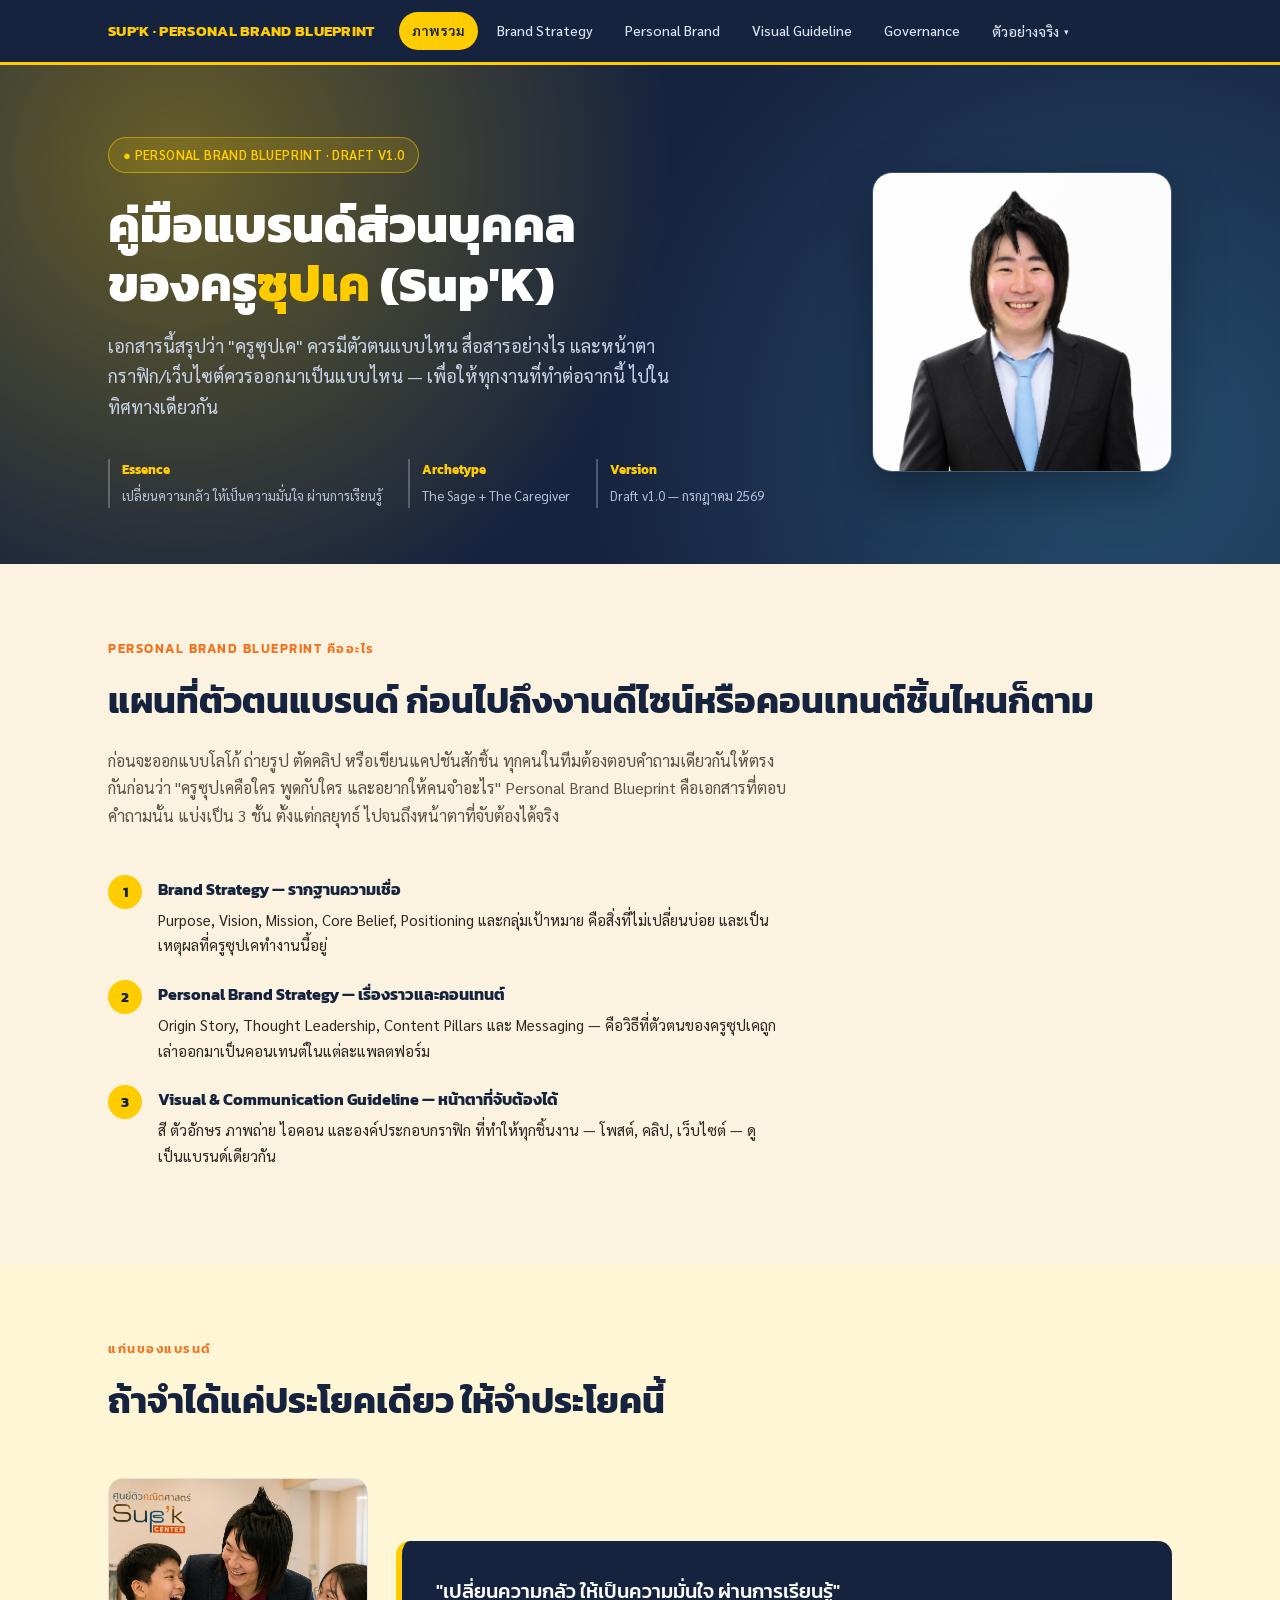
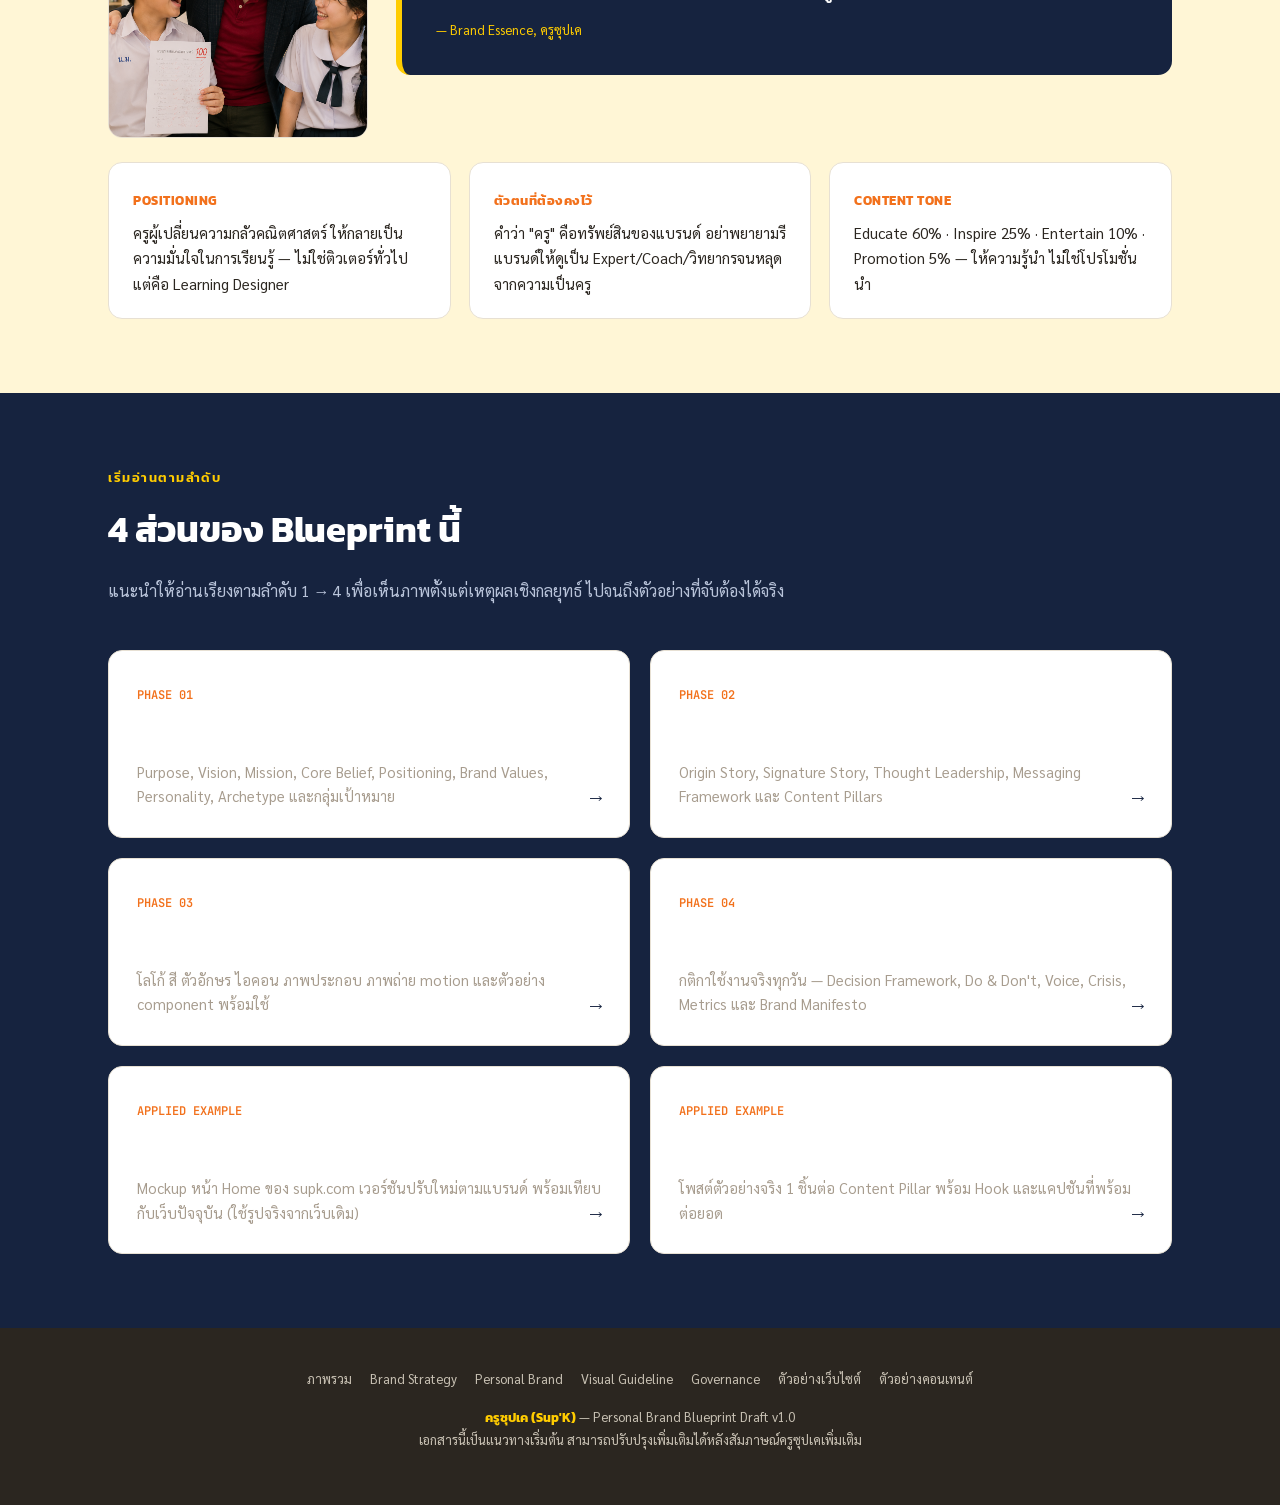
<file: index.html>
<!DOCTYPE html>
<html lang="th">
<head>
<meta charset="UTF-8">
<title>Personal Brand Blueprint — ครูซุปเค (Sup'K)</title>
<meta name="viewport" content="width=device-width, initial-scale=1">
<meta name="description" content="ภาพรวม Personal Brand Blueprint ของครูซุปเค — เข้าใจตัวตนแบรนด์ นำไปปรับใช้ได้ทันที">
<link rel="preconnect" href="https://fonts.googleapis.com">
<link href="https://fonts.googleapis.com/css2?family=Kanit:wght@300;400;500;600;700;800&family=Sarabun:wght@300;400;500;600;700&family=JetBrains+Mono:wght@400;600&display=swap" rel="stylesheet">
<link rel="stylesheet" href="assets/brand.css">
<script src="assets/nav.js" defer></script>
</head>
<body>

<nav class="site-nav">
  <div class="wrap">
    <a class="brand" href="index.html">SUP'K · PERSONAL BRAND BLUEPRINT</a>
    <a class="navlink active" href="index.html">ภาพรวม</a>
    <a class="navlink" href="brand-strategy.html">Brand Strategy</a>
    <a class="navlink" href="personal-brand.html">Personal Brand</a>
    <a class="navlink" href="visual-guideline.html">Visual Guideline</a>
    <a class="navlink" href="governance.html">Governance</a>
    <div class="nav-dropdown-wrap">
      <button type="button" class="navlink has-dropdown">ตัวอย่างจริง <span class="caret">▾</span></button>
      <div class="dropdown-menu">
        <a href="website-example.html">ตัวอย่างเว็บไซต์</a>
        <a href="content-examples.html">ตัวอย่างคอนเทนต์</a>
      </div>
    </div>
  </div>
</nav>

<header class="cover has-media">
  <div class="wrap">
    <div class="cover-text">
      <span class="eyebrow">● PERSONAL BRAND BLUEPRINT · DRAFT V1.0</span>
      <h1>คู่มือแบรนด์ส่วนบุคคล<br>ของครู<span>ซุปเค</span> (Sup'K)</h1>
      <p class="lead">เอกสารนี้สรุปว่า "ครูซุปเค" ควรมีตัวตนแบบไหน สื่อสารอย่างไร และหน้าตากราฟิก/เว็บไซต์ควรออกมาเป็นแบบไหน — เพื่อให้ทุกงานที่ทำต่อจากนี้ ไปในทิศทางเดียวกัน</p>
      <div class="meta">
        <div><b>Essence</b><span>เปลี่ยนความกลัว ให้เป็นความมั่นใจ ผ่านการเรียนรู้</span></div>
        <div><b>Archetype</b><span>The Sage + The Caregiver</span></div>
        <div><b>Version</b><span>Draft v1.0 — กรกฎาคม 2569</span></div>
      </div>
    </div>
    <div class="cover-media">
      <img src="assets/images/hero/teacher-hero.jpg" alt="ครูซุปเค">
    </div>
  </div>
</header>

<section>
  <div class="wrap">
    <div class="headline-block">
      <span class="kicker">Personal Brand Blueprint คืออะไร</span>
      <h2 class="title">แผนที่ตัวตนแบรนด์ ก่อนไปถึงงานดีไซน์หรือคอนเทนต์ชิ้นไหนก็ตาม</h2>
      <p class="desc">ก่อนจะออกแบบโลโก้ ถ่ายรูป ตัดคลิป หรือเขียนแคปชันสักชิ้น ทุกคนในทีมต้องตอบคำถามเดียวกันให้ตรงกันก่อนว่า "ครูซุปเคคือใคร พูดกับใคร และอยากให้คนจำอะไร" Personal Brand Blueprint คือเอกสารที่ตอบคำถามนั้น แบ่งเป็น 3 ชั้น ตั้งแต่กลยุทธ์ ไปจนถึงหน้าตาที่จับต้องได้จริง</p>
    </div>
    <div class="step-row">
      <div class="n">1</div>
      <div><b>Brand Strategy — รากฐานความเชื่อ</b><p>Purpose, Vision, Mission, Core Belief, Positioning และกลุ่มเป้าหมาย คือสิ่งที่ไม่เปลี่ยนบ่อย และเป็นเหตุผลที่ครูซุปเคทำงานนี้อยู่</p></div>
    </div>
    <div class="step-row">
      <div class="n">2</div>
      <div><b>Personal Brand Strategy — เรื่องราวและคอนเทนต์</b><p>Origin Story, Thought Leadership, Content Pillars และ Messaging — คือวิธีที่ตัวตนของครูซุปเคถูกเล่าออกมาเป็นคอนเทนต์ในแต่ละแพลตฟอร์ม</p></div>
    </div>
    <div class="step-row">
      <div class="n">3</div>
      <div><b>Visual &amp; Communication Guideline — หน้าตาที่จับต้องได้</b><p>สี ตัวอักษร ภาพถ่าย ไอคอน และองค์ประกอบกราฟิก ที่ทำให้ทุกชิ้นงาน — โพสต์, คลิป, เว็บไซต์ — ดูเป็นแบรนด์เดียวกัน</p></div>
    </div>
  </div>
</section>

<section class="alt">
  <div class="wrap">
    <div class="headline-block">
      <span class="kicker">แก่นของแบรนด์</span>
      <h2 class="title">ถ้าจำได้แค่ประโยคเดียว ให้จำประโยคนี้</h2>
    </div>
    <div class="essence-row">
      <div class="photo-slot" data-label="ครูซุปเค">
        <img src="assets/images/classroom/moment.png" alt="ครูซุปเคกับนักเรียน" onerror="this.remove()">
      </div>
      <div class="quote-card">
        <p>"เปลี่ยนความกลัว ให้เป็นความมั่นใจ ผ่านการเรียนรู้"</p>
        <span>— Brand Essence, ครูซุปเค</span>
      </div>
    </div>
    <div class="found-grid" style="margin-top:24px;">
      <div class="found-card"><b>Positioning</b><p>ครูผู้เปลี่ยนความกลัวคณิตศาสตร์ ให้กลายเป็นความมั่นใจในการเรียนรู้ — ไม่ใช่ติวเตอร์ทั่วไป แต่คือ Learning Designer</p></div>
      <div class="found-card"><b>ตัวตนที่ต้องคงไว้</b><p>คำว่า "ครู" คือทรัพย์สินของแบรนด์ อย่าพยายามรีแบรนด์ให้ดูเป็น Expert/Coach/วิทยากรจนหลุดจากความเป็นครู</p></div>
      <div class="found-card"><b>Content Tone</b><p>Educate 60% · Inspire 25% · Entertain 10% · Promotion 5% — ให้ความรู้นำ ไม่ใช่โปรโมชั่นนำ</p></div>
    </div>
  </div>
</section>

<section class="dark">
  <div class="wrap">
    <div class="headline-block">
      <span class="kicker">เริ่มอ่านตามลำดับ</span>
      <h2 class="title">4 ส่วนของ Blueprint นี้</h2>
      <p class="desc">แนะนำให้อ่านเรียงตามลำดับ 1 → 4 เพื่อเห็นภาพตั้งแต่เหตุผลเชิงกลยุทธ์ ไปจนถึงตัวอย่างที่จับต้องได้จริง</p>
    </div>
    <div class="hub-grid">
      <a class="hub-card" href="brand-strategy.html">
        <span class="phase">PHASE 01</span>
        <h3>Brand Strategy</h3>
        <p>Purpose, Vision, Mission, Core Belief, Positioning, Brand Values, Personality, Archetype และกลุ่มเป้าหมาย</p>
        <span class="go">→</span>
      </a>
      <a class="hub-card" href="personal-brand.html">
        <span class="phase">PHASE 02</span>
        <h3>Personal Brand Strategy</h3>
        <p>Origin Story, Signature Story, Thought Leadership, Messaging Framework และ Content Pillars</p>
        <span class="go">→</span>
      </a>
      <a class="hub-card" href="visual-guideline.html">
        <span class="phase">PHASE 03</span>
        <h3>Visual &amp; Communication Guideline</h3>
        <p>โลโก้ สี ตัวอักษร ไอคอน ภาพประกอบ ภาพถ่าย motion และตัวอย่าง component พร้อมใช้</p>
        <span class="go">→</span>
      </a>
      <a class="hub-card" href="governance.html">
        <span class="phase">PHASE 04</span>
        <h3>Brand Governance &amp; Execution System</h3>
        <p>กติกาใช้งานจริงทุกวัน — Decision Framework, Do &amp; Don't, Voice, Crisis, Metrics และ Brand Manifesto</p>
        <span class="go">→</span>
      </a>
      <a class="hub-card" href="website-example.html">
        <span class="phase">APPLIED EXAMPLE</span>
        <h3>ตัวอย่างเว็บไซต์</h3>
        <p>Mockup หน้า Home ของ supk.com เวอร์ชันปรับใหม่ตามแบรนด์ พร้อมเทียบกับเว็บปัจจุบัน (ใช้รูปจริงจากเว็บเดิม)</p>
        <span class="go">→</span>
      </a>
      <a class="hub-card" href="content-examples.html">
        <span class="phase">APPLIED EXAMPLE</span>
        <h3>ตัวอย่างคอนเทนต์</h3>
        <p>โพสต์ตัวอย่างจริง 1 ชิ้นต่อ Content Pillar พร้อม Hook และแคปชันที่พร้อมต่อยอด</p>
        <span class="go">→</span>
      </a>
    </div>
  </div>
</section>

<footer class="site-footer">
  <div class="wrap">
    <div class="foot-links">
      <a href="index.html">ภาพรวม</a>
      <a href="brand-strategy.html">Brand Strategy</a>
      <a href="personal-brand.html">Personal Brand</a>
      <a href="visual-guideline.html">Visual Guideline</a>
      <a href="governance.html">Governance</a>
      <a href="website-example.html">ตัวอย่างเว็บไซต์</a>
      <a href="content-examples.html">ตัวอย่างคอนเทนต์</a>
    </div>
    <p><b>ครูซุปเค (Sup'K)</b> — Personal Brand Blueprint Draft v1.0<br>เอกสารนี้เป็นแนวทางเริ่มต้น สามารถปรับปรุงเพิ่มเติมได้หลังสัมภาษณ์ครูซุปเคเพิ่มเติม</p>
  </div>
</footer>

</body>
</html>
</file>
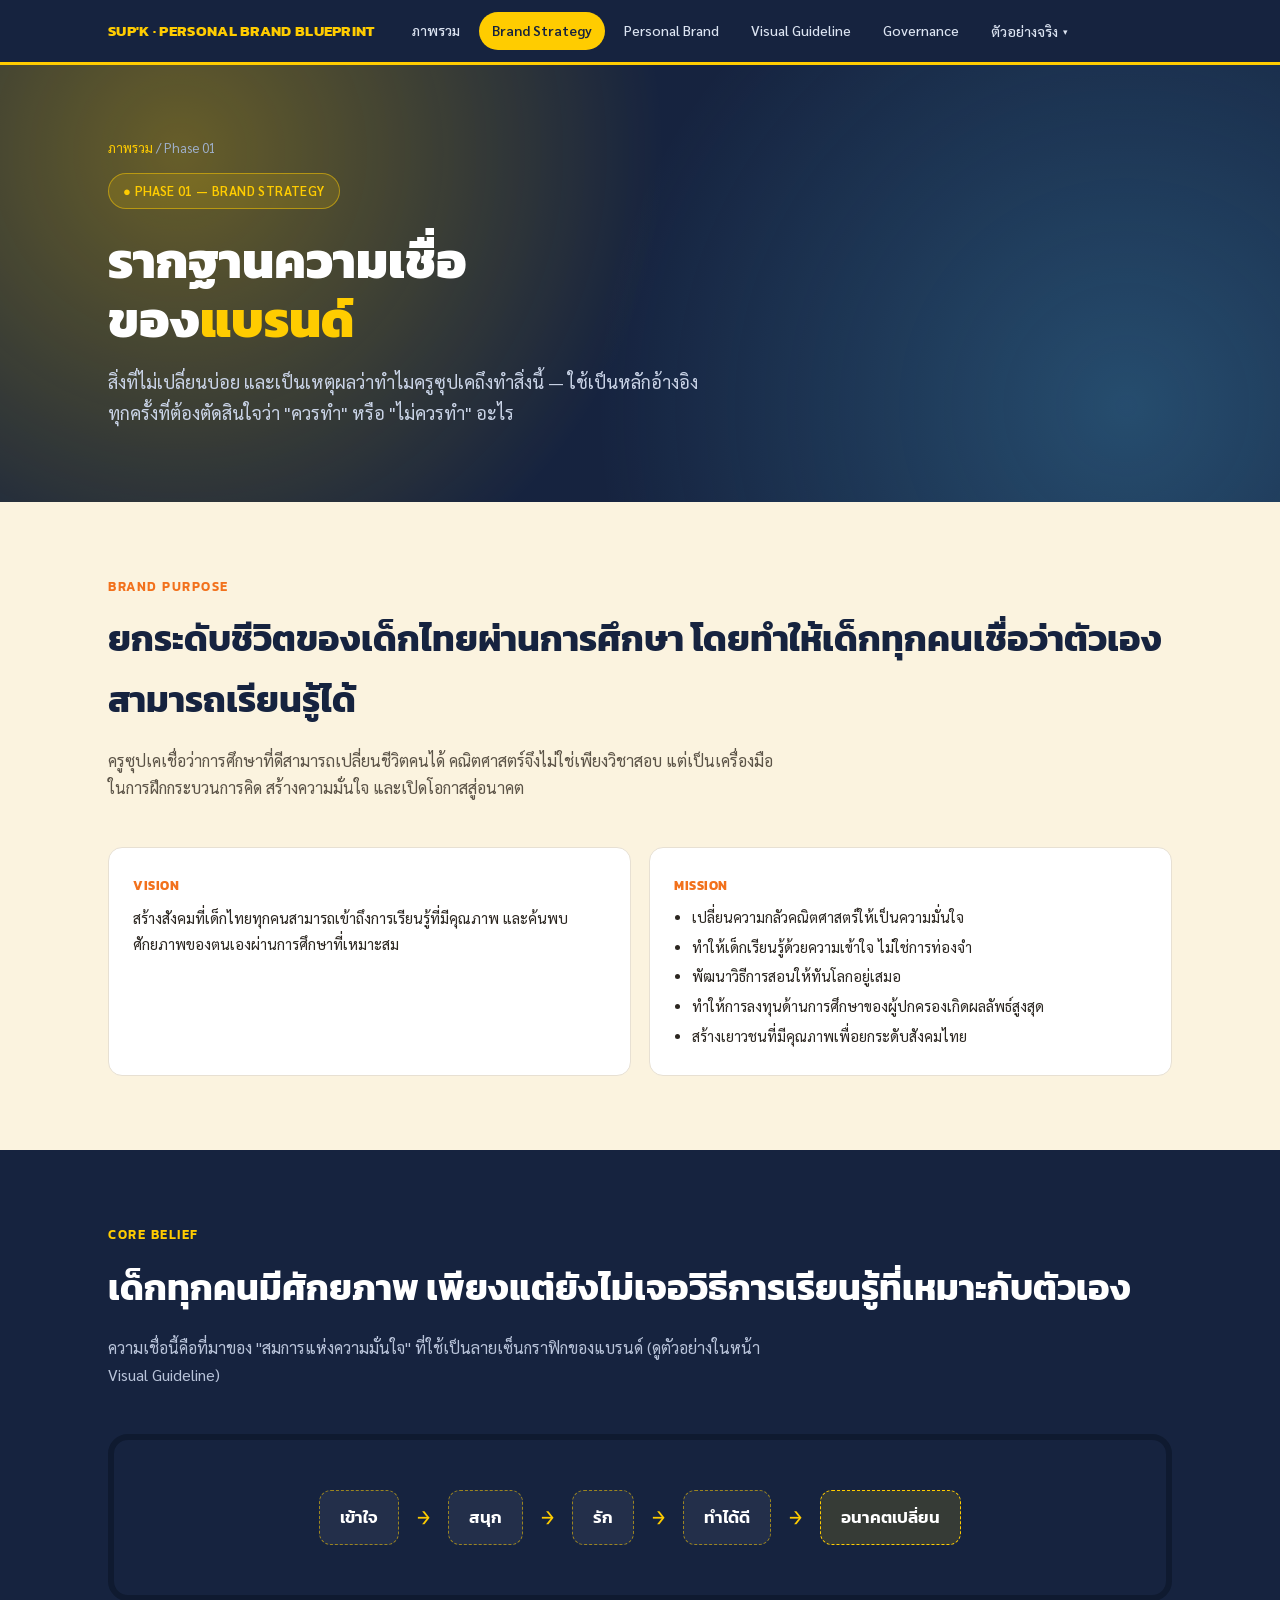
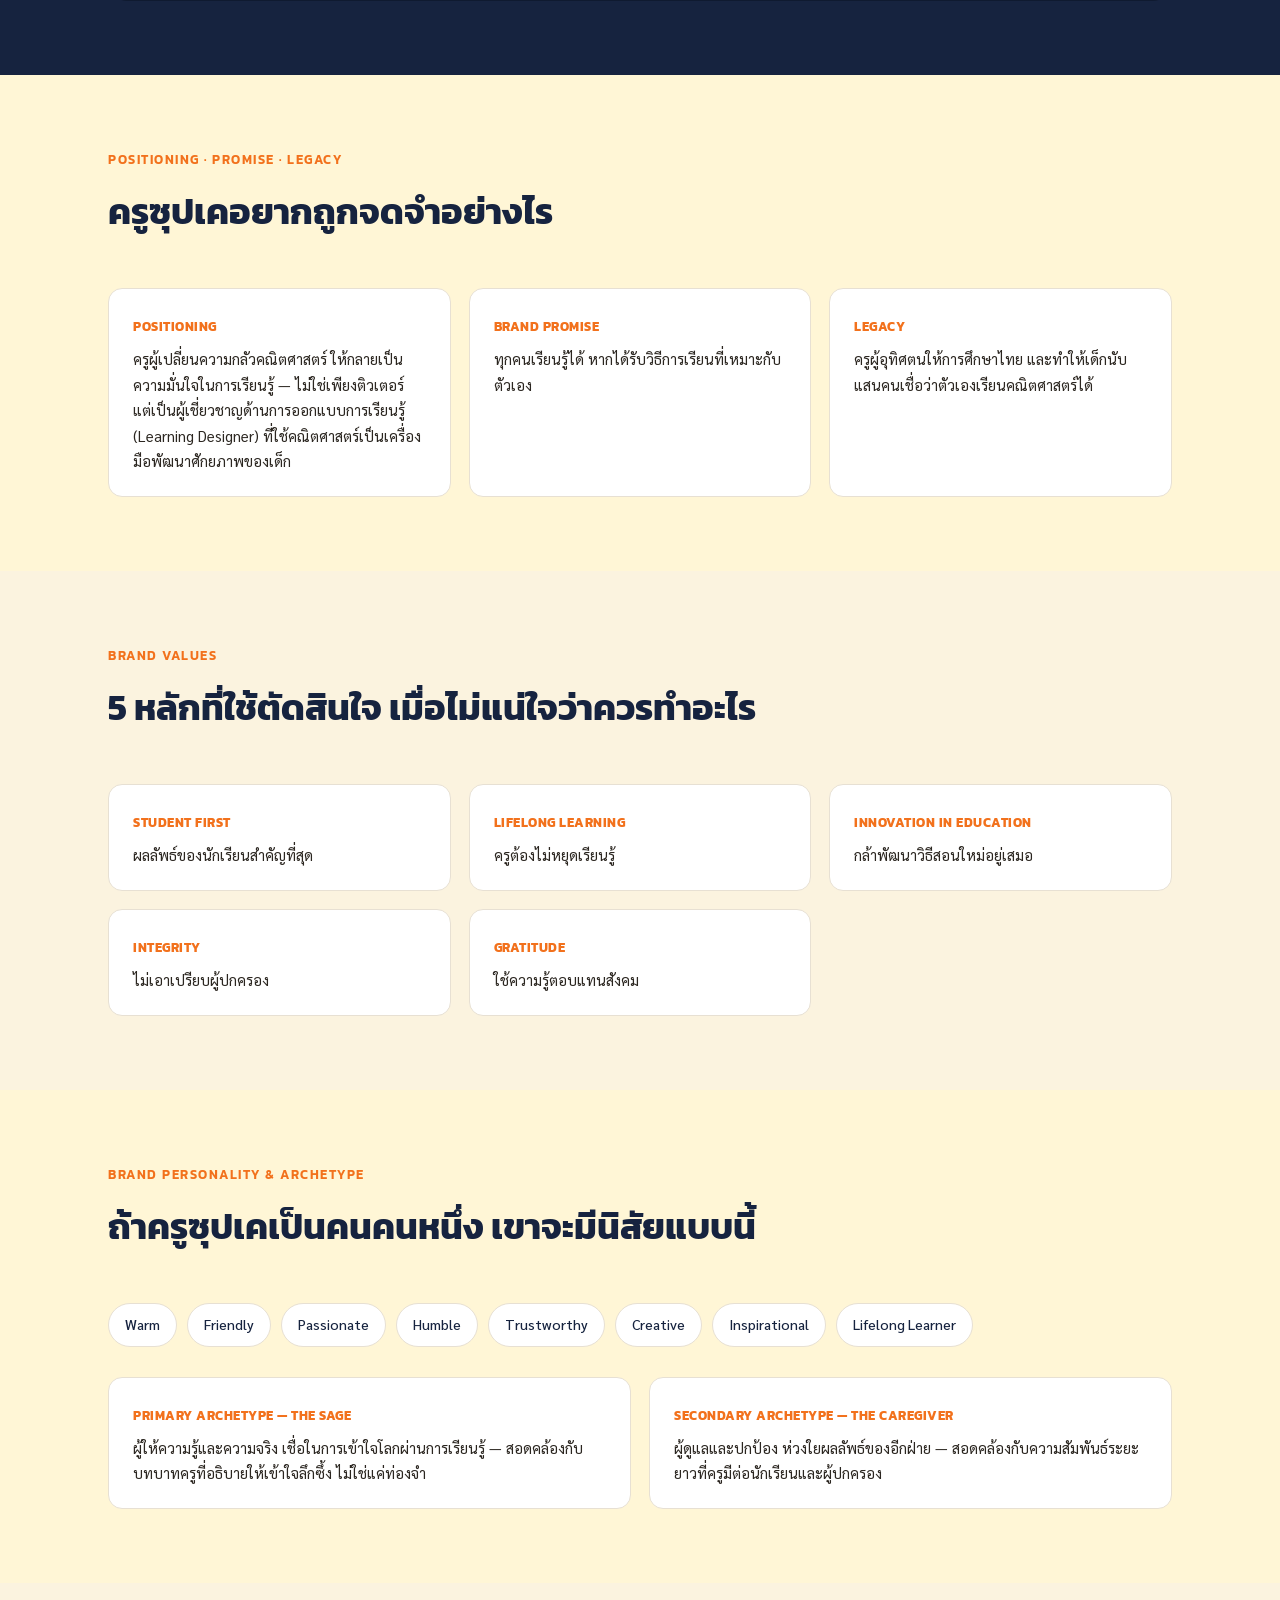
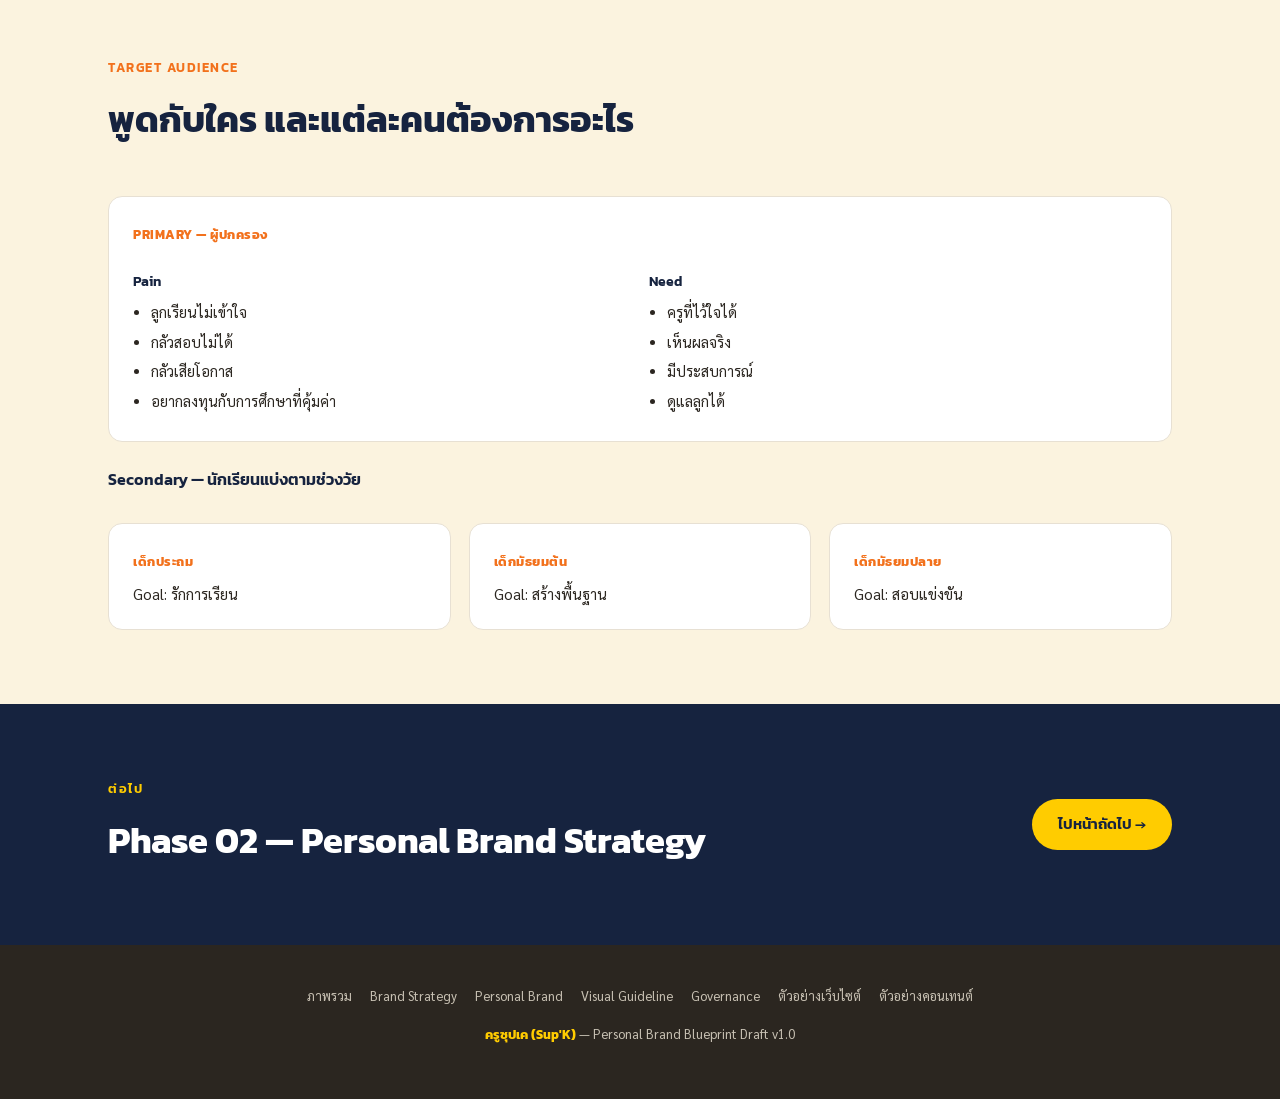
<file: brand-strategy.html>
<!DOCTYPE html>
<html lang="th">
<head>
<meta charset="UTF-8">
<title>Brand Strategy — ครูซุปเค (Sup'K)</title>
<meta name="viewport" content="width=device-width, initial-scale=1">
<link rel="preconnect" href="https://fonts.googleapis.com">
<link href="https://fonts.googleapis.com/css2?family=Kanit:wght@300;400;500;600;700;800&family=Sarabun:wght@300;400;500;600;700&family=JetBrains+Mono:wght@400;600&display=swap" rel="stylesheet">
<link rel="stylesheet" href="assets/brand.css">
<script src="assets/nav.js" defer></script>
</head>
<body>

<nav class="site-nav">
  <div class="wrap">
    <a class="brand" href="index.html">SUP'K · PERSONAL BRAND BLUEPRINT</a>
    <a class="navlink" href="index.html">ภาพรวม</a>
    <a class="navlink active" href="brand-strategy.html">Brand Strategy</a>
    <a class="navlink" href="personal-brand.html">Personal Brand</a>
    <a class="navlink" href="visual-guideline.html">Visual Guideline</a>
    <a class="navlink" href="governance.html">Governance</a>
    <div class="nav-dropdown-wrap">
      <button type="button" class="navlink has-dropdown">ตัวอย่างจริง <span class="caret">▾</span></button>
      <div class="dropdown-menu">
        <a href="website-example.html">ตัวอย่างเว็บไซต์</a>
        <a href="content-examples.html">ตัวอย่างคอนเทนต์</a>
      </div>
    </div>
  </div>
</nav>

<header class="cover">
  <div class="wrap">
    <div class="crumb"><a href="index.html">ภาพรวม</a> / Phase 01</div>
    <span class="eyebrow">● PHASE 01 — BRAND STRATEGY</span>
    <h1>รากฐานความเชื่อ<br>ของ<span>แบรนด์</span></h1>
    <p class="lead">สิ่งที่ไม่เปลี่ยนบ่อย และเป็นเหตุผลว่าทำไมครูซุปเคถึงทำสิ่งนี้ — ใช้เป็นหลักอ้างอิงทุกครั้งที่ต้องตัดสินใจว่า "ควรทำ" หรือ "ไม่ควรทำ" อะไร</p>
  </div>
</header>

<section>
  <div class="wrap">
    <div class="headline-block">
      <span class="kicker">Brand Purpose</span>
      <h2 class="title">ยกระดับชีวิตของเด็กไทยผ่านการศึกษา โดยทำให้เด็กทุกคนเชื่อว่าตัวเองสามารถเรียนรู้ได้</h2>
      <p class="desc">ครูซุปเคเชื่อว่าการศึกษาที่ดีสามารถเปลี่ยนชีวิตคนได้ คณิตศาสตร์จึงไม่ใช่เพียงวิชาสอบ แต่เป็นเครื่องมือในการฝึกกระบวนการคิด สร้างความมั่นใจ และเปิดโอกาสสู่อนาคต</p>
    </div>
    <div class="found-grid cols-2">
      <div class="found-card">
        <b>Vision</b>
        <p>สร้างสังคมที่เด็กไทยทุกคนสามารถเข้าถึงการเรียนรู้ที่มีคุณภาพ และค้นพบศักยภาพของตนเองผ่านการศึกษาที่เหมาะสม</p>
      </div>
      <div class="found-card">
        <b>Mission</b>
        <ul>
          <li>เปลี่ยนความกลัวคณิตศาสตร์ให้เป็นความมั่นใจ</li>
          <li>ทำให้เด็กเรียนรู้ด้วยความเข้าใจ ไม่ใช่การท่องจำ</li>
          <li>พัฒนาวิธีการสอนให้ทันโลกอยู่เสมอ</li>
          <li>ทำให้การลงทุนด้านการศึกษาของผู้ปกครองเกิดผลลัพธ์สูงสุด</li>
          <li>สร้างเยาวชนที่มีคุณภาพเพื่อยกระดับสังคมไทย</li>
        </ul>
      </div>
    </div>
  </div>
</section>

<section class="dark">
  <div class="wrap">
    <div class="headline-block">
      <span class="kicker">Core Belief</span>
      <h2 class="title">เด็กทุกคนมีศักยภาพ เพียงแต่ยังไม่เจอวิธีการเรียนรู้ที่เหมาะกับตัวเอง</h2>
      <p class="desc">ความเชื่อนี้คือที่มาของ "สมการแห่งความมั่นใจ" ที่ใช้เป็นลายเซ็นกราฟิกของแบรนด์ (ดูตัวอย่างในหน้า Visual Guideline)</p>
    </div>
    <div class="eq-board">
      <div class="eq-item">เข้าใจ</div><div class="eq-arrow">→</div>
      <div class="eq-item">สนุก</div><div class="eq-arrow">→</div>
      <div class="eq-item">รัก</div><div class="eq-arrow">→</div>
      <div class="eq-item">ทำได้ดี</div><div class="eq-arrow">→</div>
      <div class="eq-item" style="border-color:#FFCC00;background:rgba(255,204,0,0.14);">อนาคตเปลี่ยน</div>
    </div>
  </div>
</section>

<section class="alt">
  <div class="wrap">
    <div class="headline-block">
      <span class="kicker">Positioning · Promise · Legacy</span>
      <h2 class="title">ครูซุปเคอยากถูกจดจำอย่างไร</h2>
    </div>
    <div class="found-grid">
      <div class="found-card">
        <b>Positioning</b>
        <p>ครูผู้เปลี่ยนความกลัวคณิตศาสตร์ ให้กลายเป็นความมั่นใจในการเรียนรู้ — ไม่ใช่เพียงติวเตอร์ แต่เป็นผู้เชี่ยวชาญด้านการออกแบบการเรียนรู้ (Learning Designer) ที่ใช้คณิตศาสตร์เป็นเครื่องมือพัฒนาศักยภาพของเด็ก</p>
      </div>
      <div class="found-card">
        <b>Brand Promise</b>
        <p>ทุกคนเรียนรู้ได้ หากได้รับวิธีการเรียนที่เหมาะกับตัวเอง</p>
      </div>
      <div class="found-card">
        <b>Legacy</b>
        <p>ครูผู้อุทิศตนให้การศึกษาไทย และทำให้เด็กนับแสนคนเชื่อว่าตัวเองเรียนคณิตศาสตร์ได้</p>
      </div>
    </div>
  </div>
</section>

<section>
  <div class="wrap">
    <div class="headline-block">
      <span class="kicker">Brand Values</span>
      <h2 class="title">5 หลักที่ใช้ตัดสินใจ เมื่อไม่แน่ใจว่าควรทำอะไร</h2>
    </div>
    <div class="found-grid">
      <div class="found-card"><b>Student First</b><p>ผลลัพธ์ของนักเรียนสำคัญที่สุด</p></div>
      <div class="found-card"><b>Lifelong Learning</b><p>ครูต้องไม่หยุดเรียนรู้</p></div>
      <div class="found-card"><b>Innovation in Education</b><p>กล้าพัฒนาวิธีสอนใหม่อยู่เสมอ</p></div>
      <div class="found-card"><b>Integrity</b><p>ไม่เอาเปรียบผู้ปกครอง</p></div>
      <div class="found-card"><b>Gratitude</b><p>ใช้ความรู้ตอบแทนสังคม</p></div>
    </div>
  </div>
</section>

<section class="alt">
  <div class="wrap">
    <div class="headline-block">
      <span class="kicker">Brand Personality &amp; Archetype</span>
      <h2 class="title">ถ้าครูซุปเคเป็นคนคนหนึ่ง เขาจะมีนิสัยแบบนี้</h2>
    </div>
    <div class="chiprow">
      <span class="chip">Warm</span><span class="chip">Friendly</span><span class="chip">Passionate</span>
      <span class="chip">Humble</span><span class="chip">Trustworthy</span><span class="chip">Creative</span>
      <span class="chip">Inspirational</span><span class="chip">Lifelong Learner</span>
    </div>
    <div class="found-grid cols-2" style="margin-top:30px;">
      <div class="found-card"><b>Primary Archetype — The Sage</b><p>ผู้ให้ความรู้และความจริง เชื่อในการเข้าใจโลกผ่านการเรียนรู้ — สอดคล้องกับบทบาทครูที่อธิบายให้เข้าใจลึกซึ้ง ไม่ใช่แค่ท่องจำ</p></div>
      <div class="found-card"><b>Secondary Archetype — The Caregiver</b><p>ผู้ดูแลและปกป้อง ห่วงใยผลลัพธ์ของอีกฝ่าย — สอดคล้องกับความสัมพันธ์ระยะยาวที่ครูมีต่อนักเรียนและผู้ปกครอง</p></div>
    </div>
  </div>
</section>

<section>
  <div class="wrap">
    <div class="headline-block">
      <span class="kicker">Target Audience</span>
      <h2 class="title">พูดกับใคร และแต่ละคนต้องการอะไร</h2>
    </div>

    <div class="found-card" style="margin-bottom:24px;">
      <b>Primary — ผู้ปกครอง</b>
      <div class="found-grid cols-2" style="margin-top:16px;">
        <div>
          <p style="font-family:'Kanit'; font-weight:600; color:var(--navy); font-size:14px; margin-bottom:6px;">Pain</p>
          <ul style="margin:0; padding-left:18px; font-size:14.5px;">
            <li>ลูกเรียนไม่เข้าใจ</li>
            <li>กลัวสอบไม่ได้</li>
            <li>กลัวเสียโอกาส</li>
            <li>อยากลงทุนกับการศึกษาที่คุ้มค่า</li>
          </ul>
        </div>
        <div>
          <p style="font-family:'Kanit'; font-weight:600; color:var(--navy); font-size:14px; margin-bottom:6px;">Need</p>
          <ul style="margin:0; padding-left:18px; font-size:14.5px;">
            <li>ครูที่ไว้ใจได้</li>
            <li>เห็นผลจริง</li>
            <li>มีประสบการณ์</li>
            <li>ดูแลลูกได้</li>
          </ul>
        </div>
      </div>
    </div>

    <p style="font-family:'Kanit'; font-weight:600; color:var(--navy); margin-bottom:14px;">Secondary — นักเรียนแบ่งตามช่วงวัย</p>
    <div class="found-grid">
      <div class="found-card"><b>เด็กประถม</b><p>Goal: รักการเรียน</p></div>
      <div class="found-card"><b>เด็กมัธยมต้น</b><p>Goal: สร้างพื้นฐาน</p></div>
      <div class="found-card"><b>เด็กมัธยมปลาย</b><p>Goal: สอบแข่งขัน</p></div>
    </div>
  </div>
</section>

<section class="dark">
  <div class="wrap" style="display:flex; justify-content:space-between; align-items:center; flex-wrap:wrap; gap:20px;">
    <div>
      <span class="kicker">ต่อไป</span>
      <h2 class="title" style="margin-bottom:0;">Phase 02 — Personal Brand Strategy</h2>
    </div>
    <a class="btn btn-primary" href="personal-brand.html">ไปหน้าถัดไป →</a>
  </div>
</section>

<footer class="site-footer">
  <div class="wrap">
    <div class="foot-links">
      <a href="index.html">ภาพรวม</a>
      <a href="brand-strategy.html">Brand Strategy</a>
      <a href="personal-brand.html">Personal Brand</a>
      <a href="visual-guideline.html">Visual Guideline</a>
      <a href="governance.html">Governance</a>
      <a href="website-example.html">ตัวอย่างเว็บไซต์</a>
      <a href="content-examples.html">ตัวอย่างคอนเทนต์</a>
    </div>
    <p><b>ครูซุปเค (Sup'K)</b> — Personal Brand Blueprint Draft v1.0</p>
  </div>
</footer>

</body>
</html>
</file>
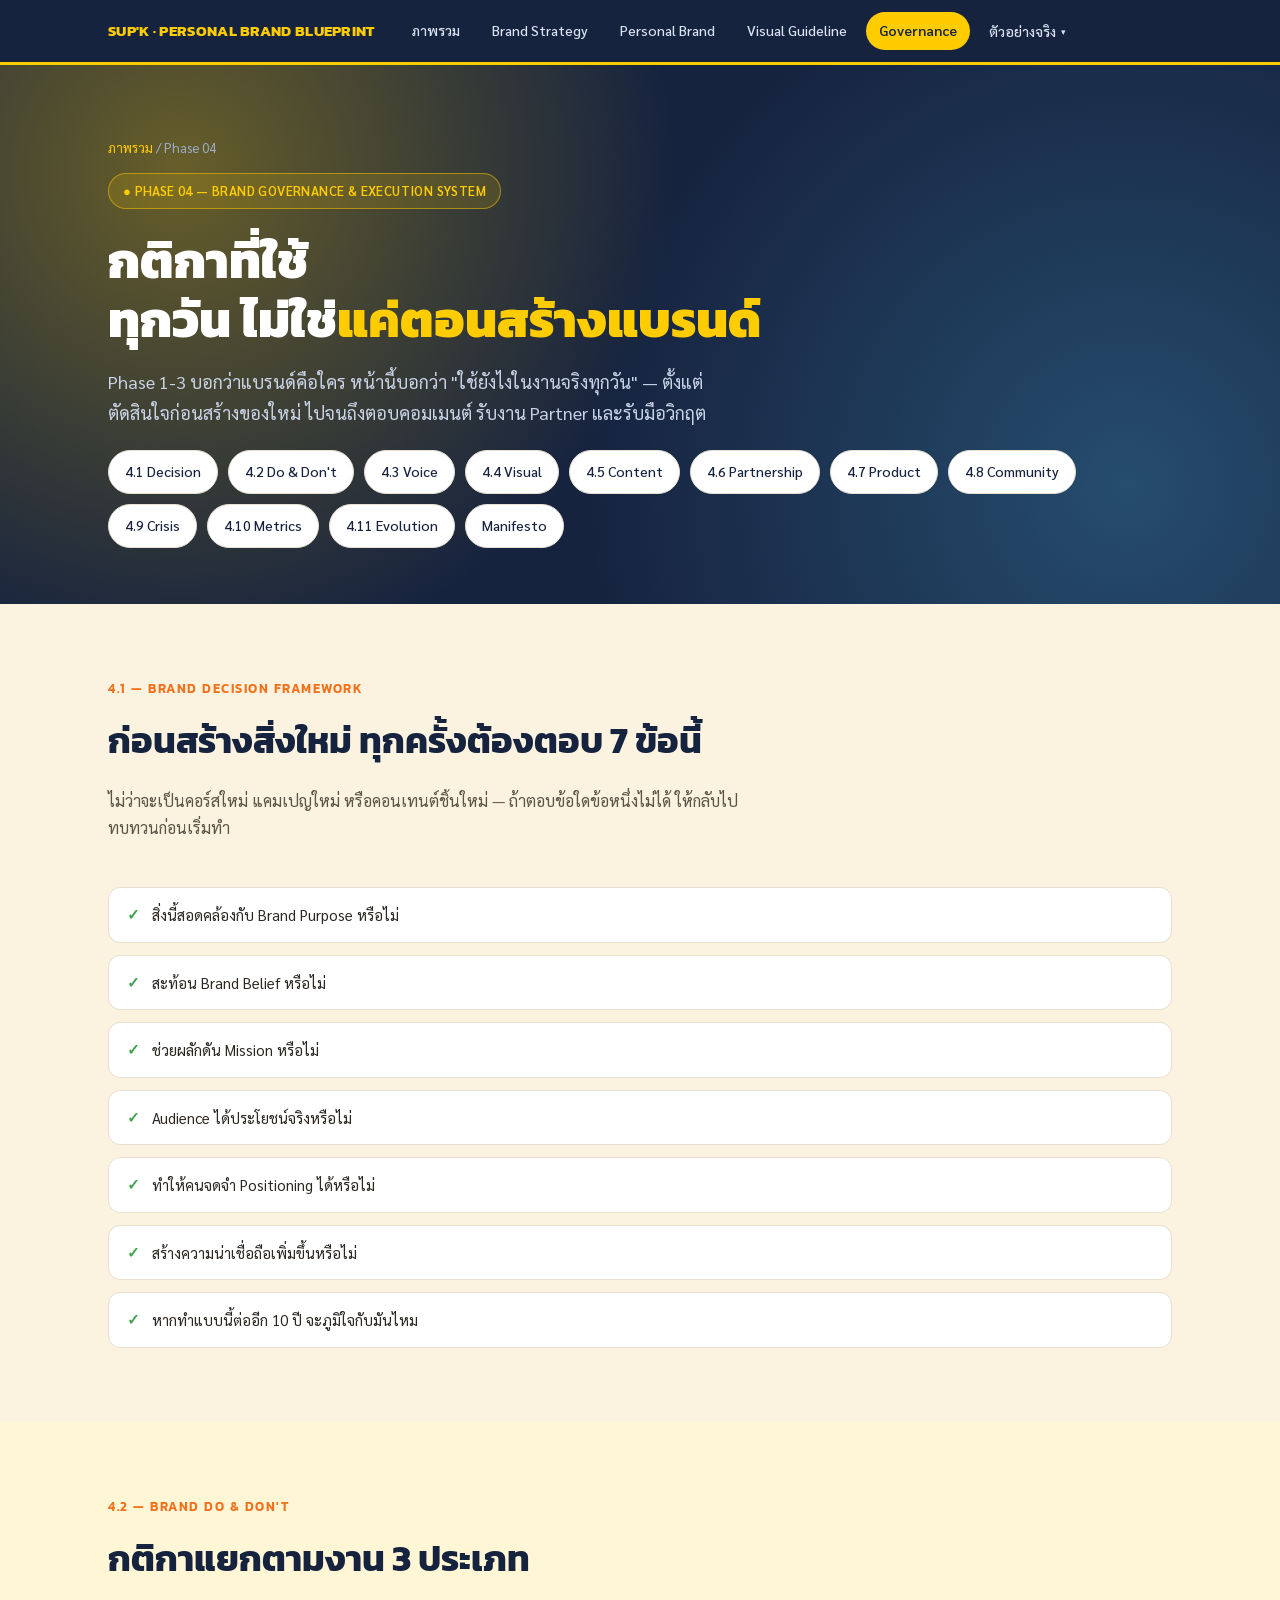
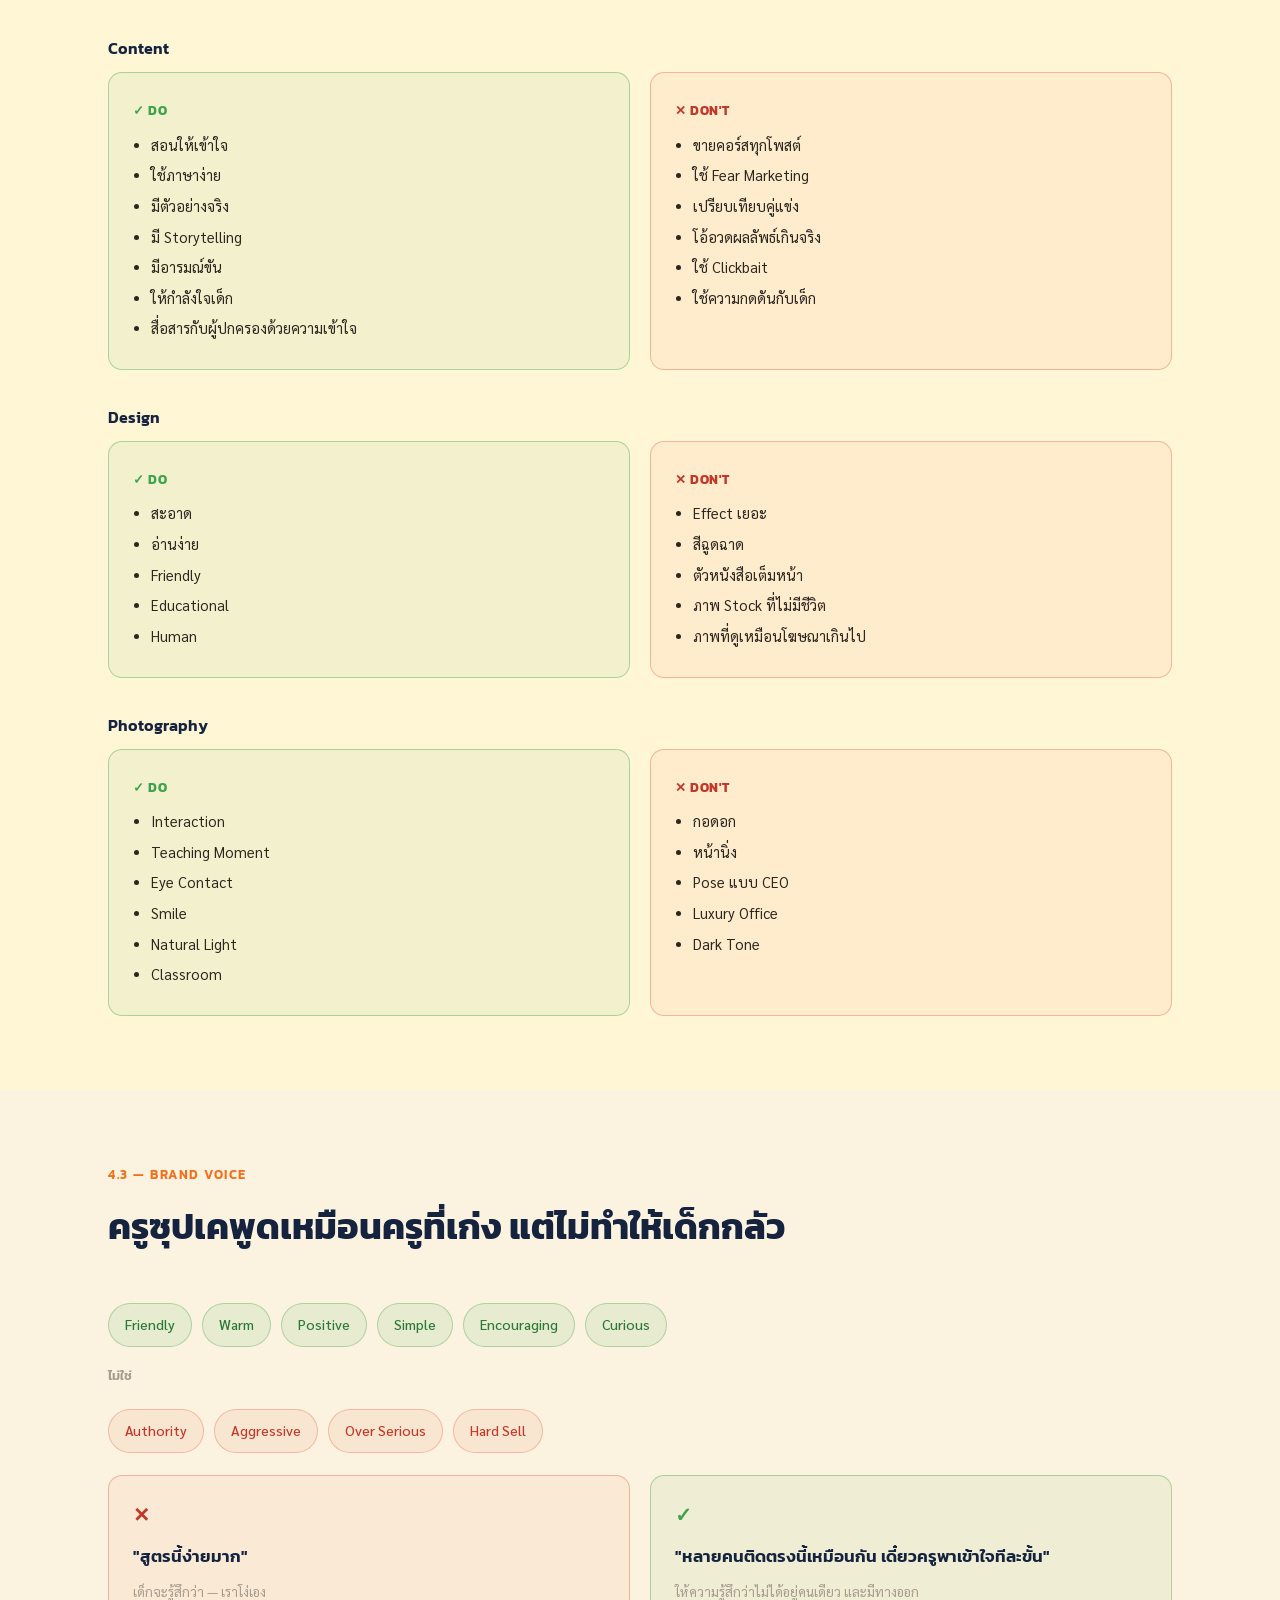
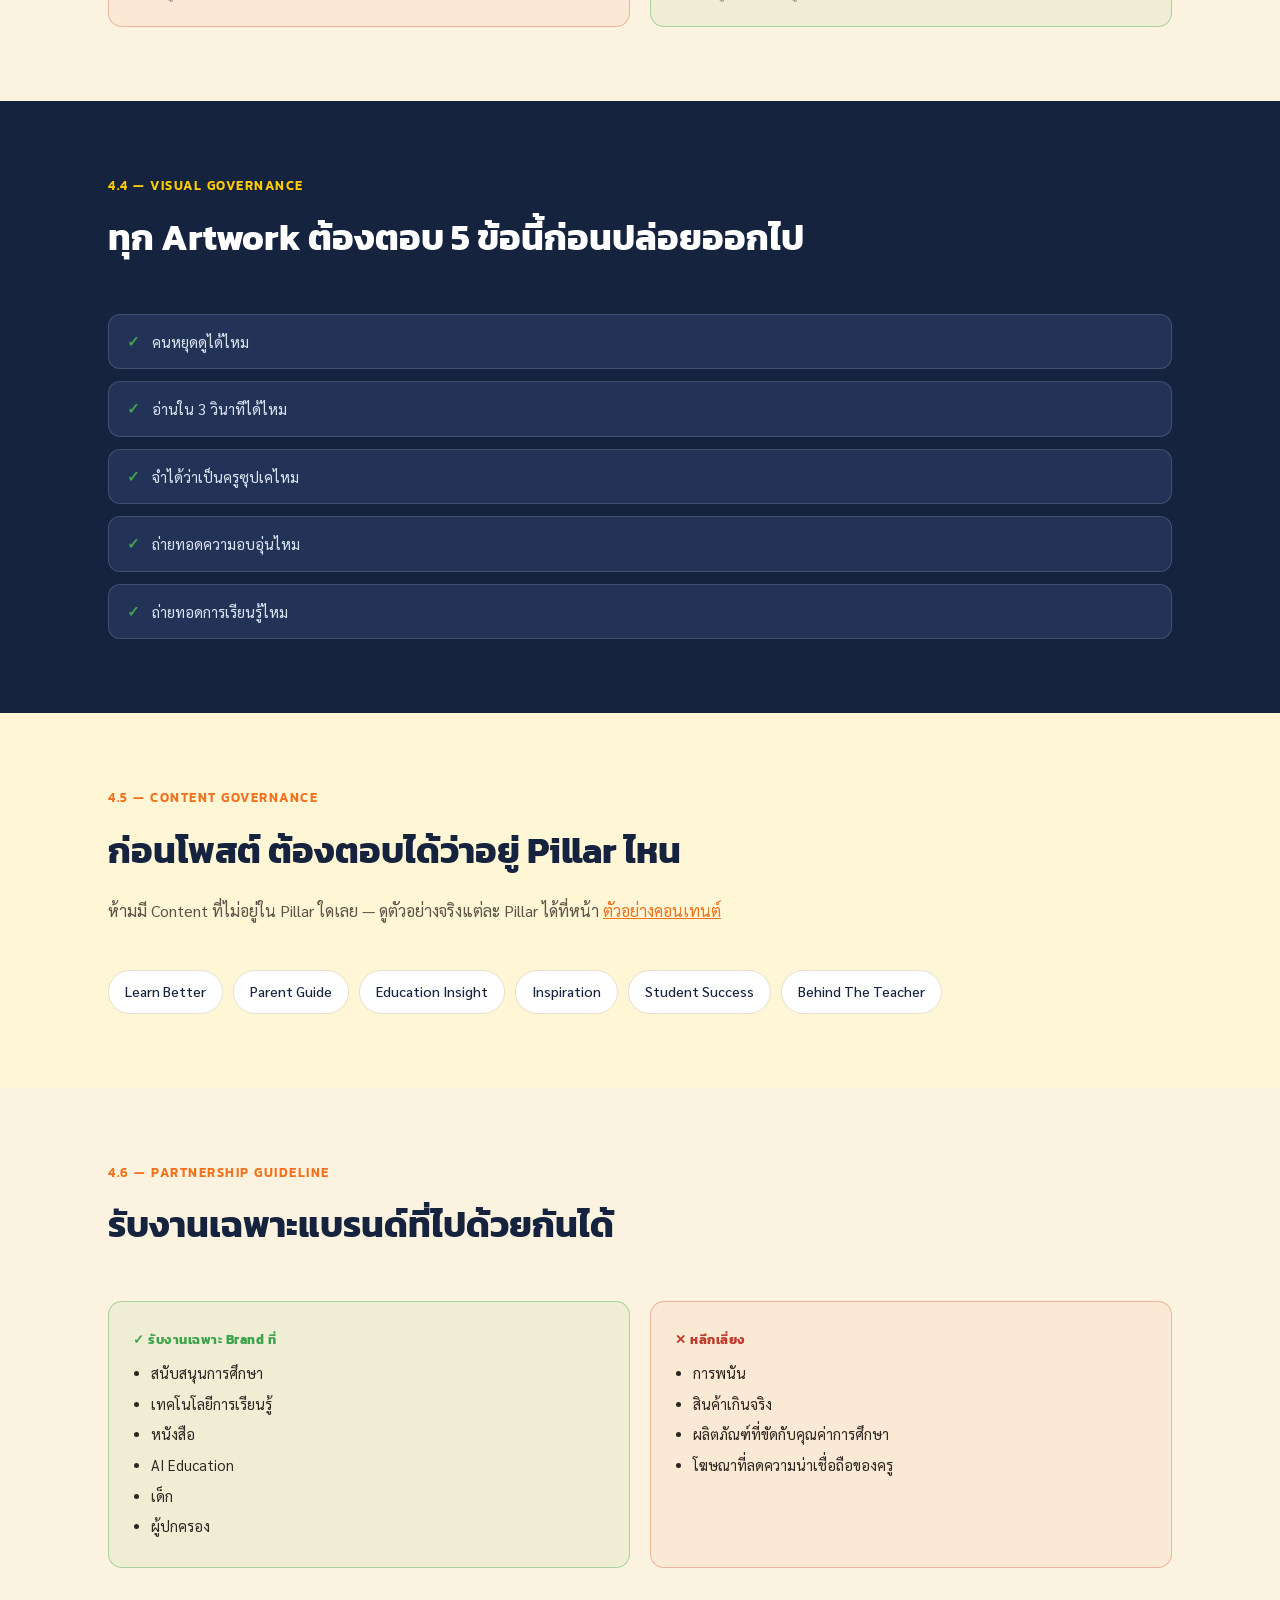
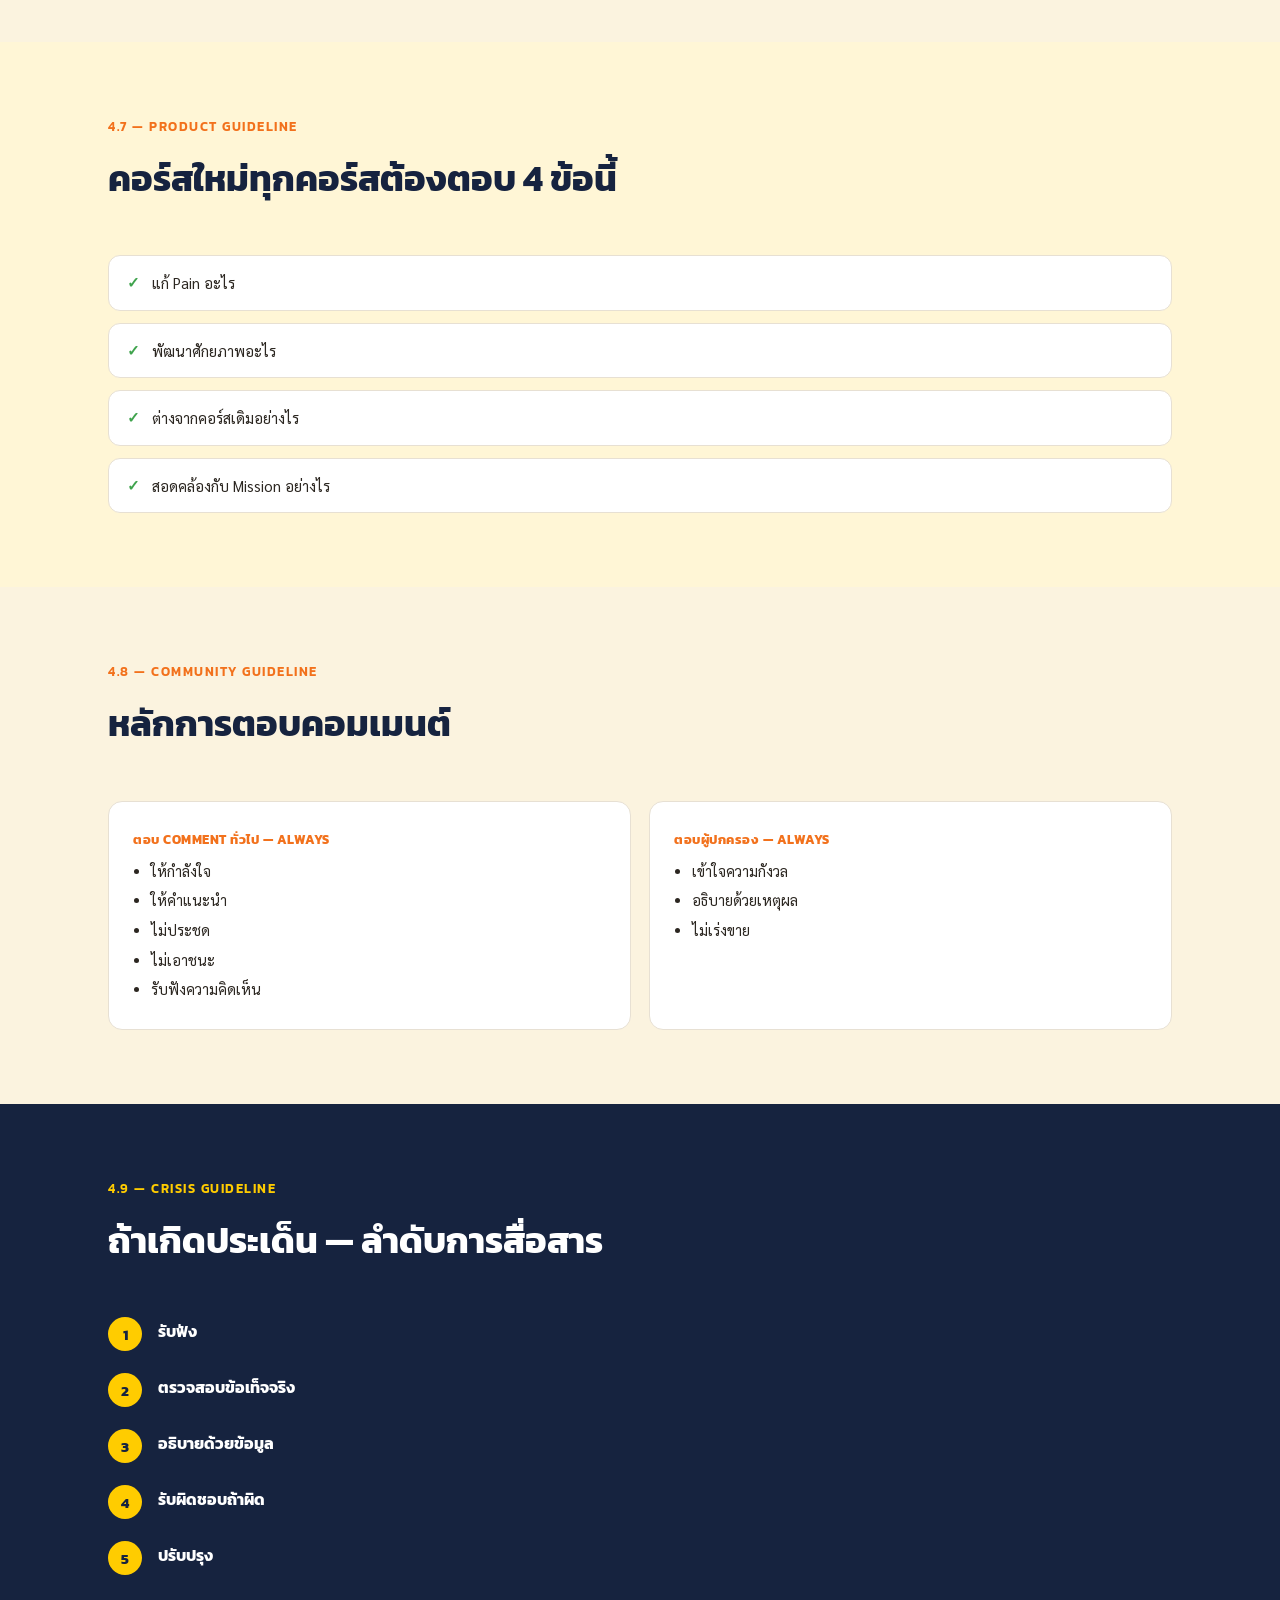
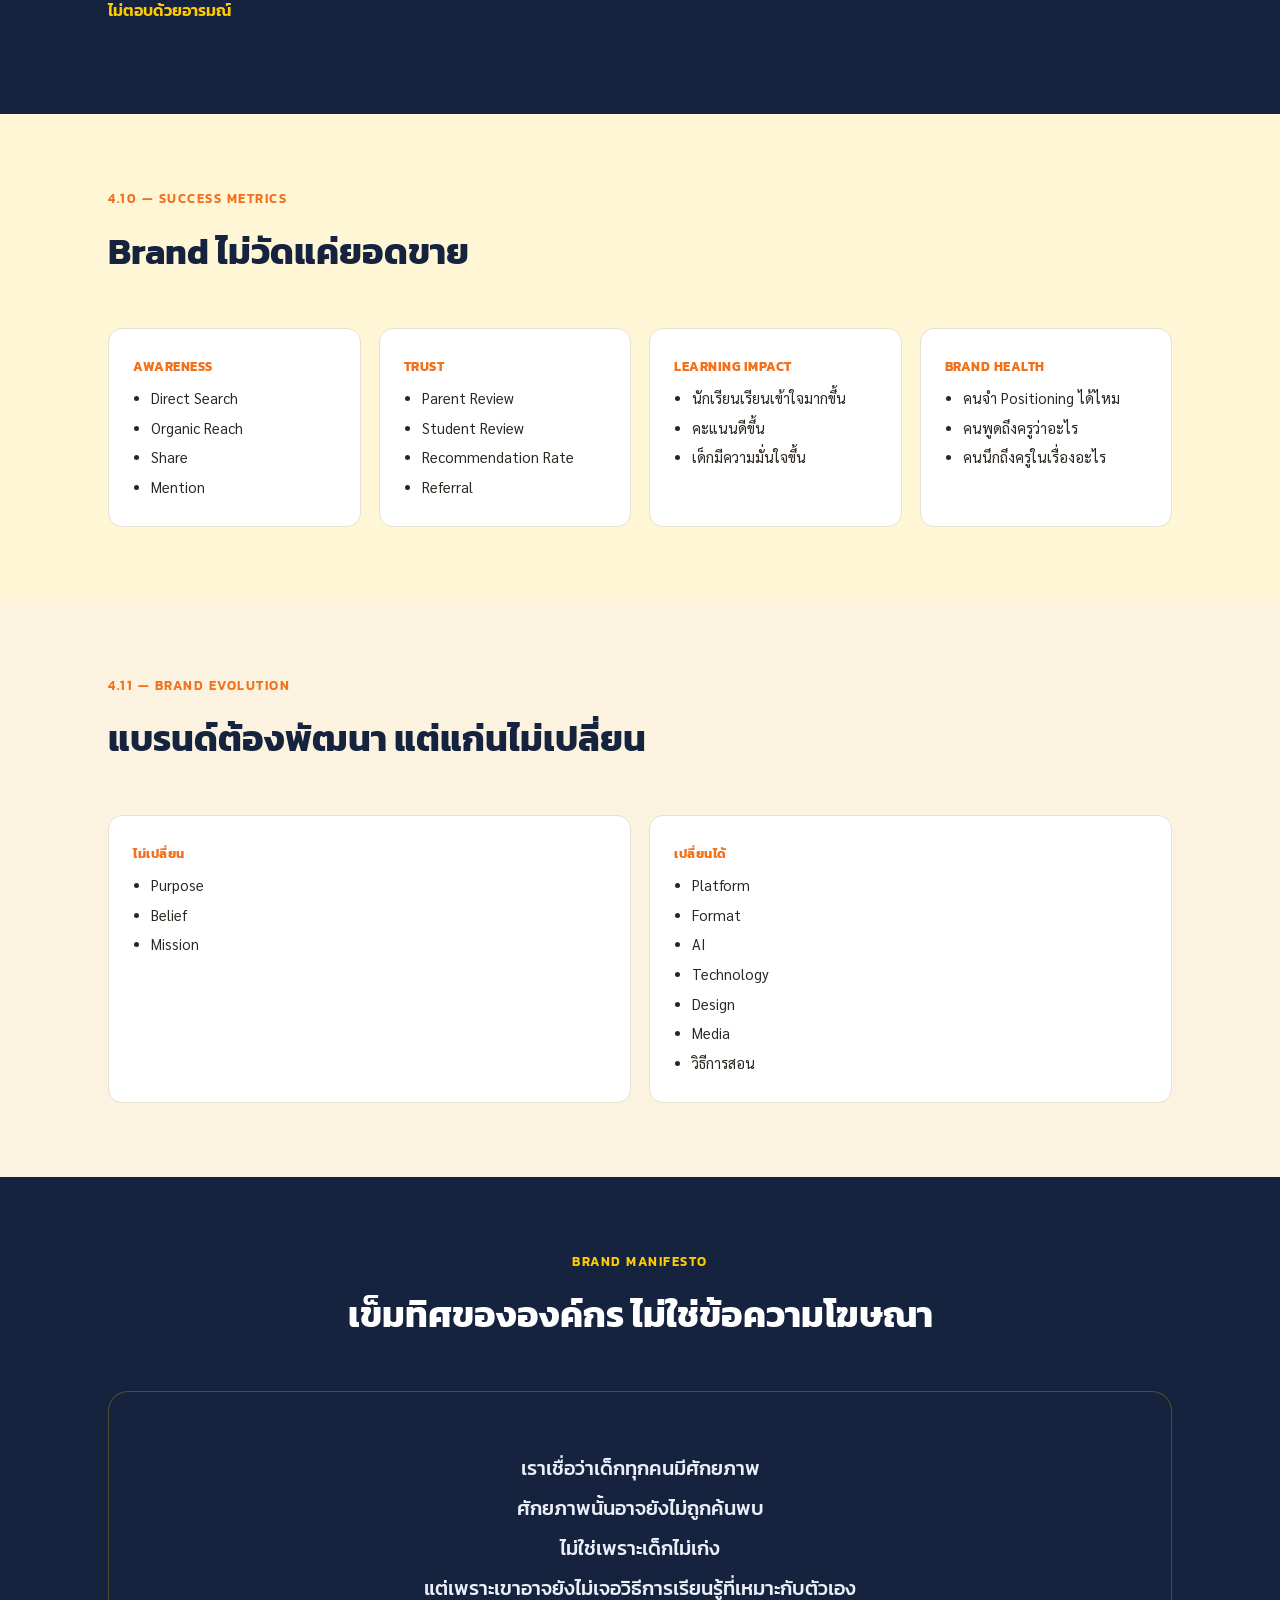
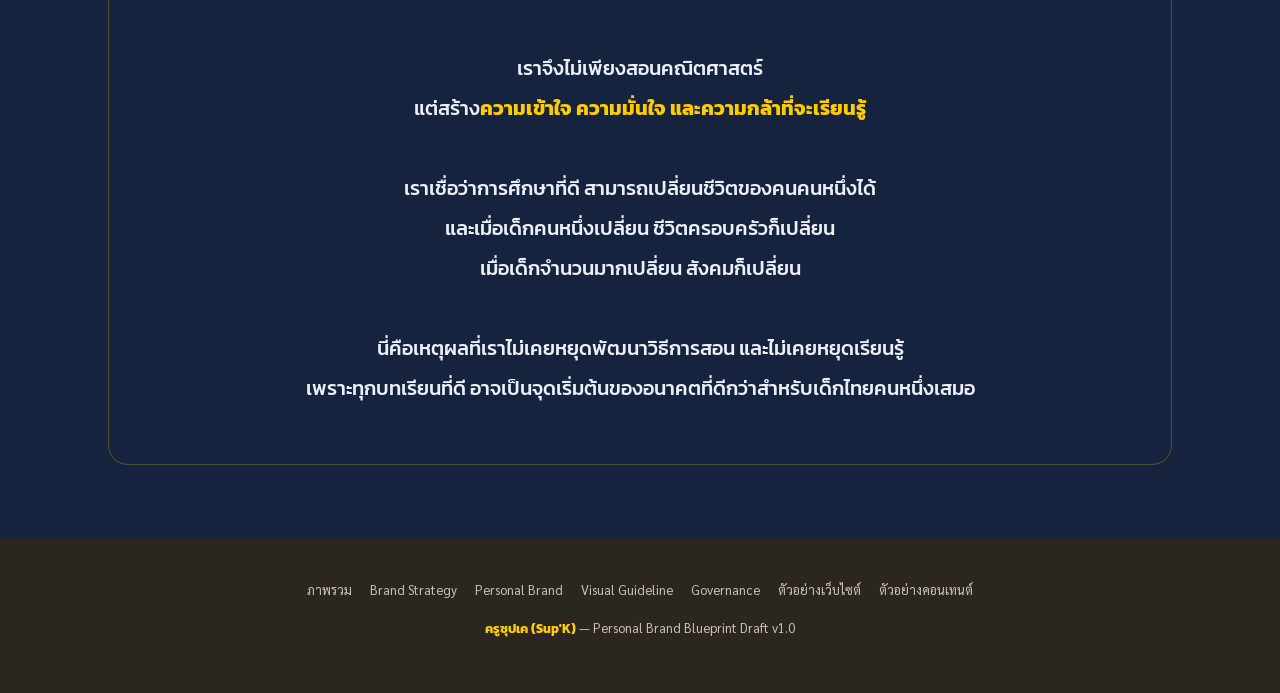
<file: governance.html>
<!DOCTYPE html>
<html lang="th">
<head>
<meta charset="UTF-8">
<title>Brand Governance & Execution System — ครูซุปเค (Sup'K)</title>
<meta name="viewport" content="width=device-width, initial-scale=1">
<link rel="preconnect" href="https://fonts.googleapis.com">
<link href="https://fonts.googleapis.com/css2?family=Kanit:wght@300;400;500;600;700;800&family=Sarabun:wght@300;400;500;600;700&family=JetBrains+Mono:wght@400;600&display=swap" rel="stylesheet">
<link rel="stylesheet" href="assets/brand.css">
<script src="assets/nav.js" defer></script>
</head>
<body>

<nav class="site-nav">
  <div class="wrap">
    <a class="brand" href="index.html">SUP'K · PERSONAL BRAND BLUEPRINT</a>
    <a class="navlink" href="index.html">ภาพรวม</a>
    <a class="navlink" href="brand-strategy.html">Brand Strategy</a>
    <a class="navlink" href="personal-brand.html">Personal Brand</a>
    <a class="navlink" href="visual-guideline.html">Visual Guideline</a>
    <a class="navlink active" href="governance.html">Governance</a>
    <div class="nav-dropdown-wrap">
      <button type="button" class="navlink has-dropdown">ตัวอย่างจริง <span class="caret">▾</span></button>
      <div class="dropdown-menu">
        <a href="website-example.html">ตัวอย่างเว็บไซต์</a>
        <a href="content-examples.html">ตัวอย่างคอนเทนต์</a>
      </div>
    </div>
  </div>
</nav>

<header class="cover">
  <div class="wrap">
    <div class="crumb"><a href="index.html">ภาพรวม</a> / Phase 04</div>
    <span class="eyebrow">● PHASE 04 — BRAND GOVERNANCE &amp; EXECUTION SYSTEM</span>
    <h1>กติกาที่ใช้<br>ทุกวัน ไม่ใช่<span>แค่ตอนสร้างแบรนด์</span></h1>
    <p class="lead">Phase 1-3 บอกว่าแบรนด์คือใคร หน้านี้บอกว่า "ใช้ยังไงในงานจริงทุกวัน" — ตั้งแต่ตัดสินใจก่อนสร้างของใหม่ ไปจนถึงตอบคอมเมนต์ รับงาน Partner และรับมือวิกฤต</p>
    <div class="chiprow">
      <span class="chip"><a href="#decision" style="text-decoration:none;color:inherit;">4.1 Decision</a></span>
      <span class="chip"><a href="#dodont" style="text-decoration:none;color:inherit;">4.2 Do &amp; Don't</a></span>
      <span class="chip"><a href="#voice" style="text-decoration:none;color:inherit;">4.3 Voice</a></span>
      <span class="chip"><a href="#visual-gov" style="text-decoration:none;color:inherit;">4.4 Visual</a></span>
      <span class="chip"><a href="#content-gov" style="text-decoration:none;color:inherit;">4.5 Content</a></span>
      <span class="chip"><a href="#partnership" style="text-decoration:none;color:inherit;">4.6 Partnership</a></span>
      <span class="chip"><a href="#product" style="text-decoration:none;color:inherit;">4.7 Product</a></span>
      <span class="chip"><a href="#community" style="text-decoration:none;color:inherit;">4.8 Community</a></span>
      <span class="chip"><a href="#crisis" style="text-decoration:none;color:inherit;">4.9 Crisis</a></span>
      <span class="chip"><a href="#metrics" style="text-decoration:none;color:inherit;">4.10 Metrics</a></span>
      <span class="chip"><a href="#evolution" style="text-decoration:none;color:inherit;">4.11 Evolution</a></span>
      <span class="chip"><a href="#manifesto" style="text-decoration:none;color:inherit;">Manifesto</a></span>
    </div>
  </div>
</header>

<section id="decision">
  <div class="wrap">
    <div class="headline-block">
      <span class="kicker">4.1 — Brand Decision Framework</span>
      <h2 class="title">ก่อนสร้างสิ่งใหม่ ทุกครั้งต้องตอบ 7 ข้อนี้</h2>
      <p class="desc">ไม่ว่าจะเป็นคอร์สใหม่ แคมเปญใหม่ หรือคอนเทนต์ชิ้นใหม่ — ถ้าตอบข้อใดข้อหนึ่งไม่ได้ ให้กลับไปทบทวนก่อนเริ่มทำ</p>
    </div>
    <ul class="check-list">
      <li>สิ่งนี้สอดคล้องกับ Brand Purpose หรือไม่</li>
      <li>สะท้อน Brand Belief หรือไม่</li>
      <li>ช่วยผลักดัน Mission หรือไม่</li>
      <li>Audience ได้ประโยชน์จริงหรือไม่</li>
      <li>ทำให้คนจดจำ Positioning ได้หรือไม่</li>
      <li>สร้างความน่าเชื่อถือเพิ่มขึ้นหรือไม่</li>
      <li>หากทำแบบนี้ต่ออีก 10 ปี จะภูมิใจกับมันไหม</li>
    </ul>
  </div>
</section>

<section id="dodont" class="alt">
  <div class="wrap">
    <div class="headline-block">
      <span class="kicker">4.2 — Brand Do &amp; Don't</span>
      <h2 class="title">กติกาแยกตามงาน 3 ประเภท</h2>
    </div>

    <p style="font-family:'Kanit'; font-weight:600; color:var(--navy); margin-bottom:10px;">Content</p>
    <div class="rule-grid" style="margin-top:0; margin-bottom:34px;">
      <div class="rule-card good">
        <span class="tag">✓ DO</span>
        <ul>
          <li>สอนให้เข้าใจ</li>
          <li>ใช้ภาษาง่าย</li>
          <li>มีตัวอย่างจริง</li>
          <li>มี Storytelling</li>
          <li>มีอารมณ์ขัน</li>
          <li>ให้กำลังใจเด็ก</li>
          <li>สื่อสารกับผู้ปกครองด้วยความเข้าใจ</li>
        </ul>
      </div>
      <div class="rule-card bad">
        <span class="tag">✕ DON'T</span>
        <ul>
          <li>ขายคอร์สทุกโพสต์</li>
          <li>ใช้ Fear Marketing</li>
          <li>เปรียบเทียบคู่แข่ง</li>
          <li>โอ้อวดผลลัพธ์เกินจริง</li>
          <li>ใช้ Clickbait</li>
          <li>ใช้ความกดดันกับเด็ก</li>
        </ul>
      </div>
    </div>

    <p style="font-family:'Kanit'; font-weight:600; color:var(--navy); margin-bottom:10px;">Design</p>
    <div class="rule-grid" style="margin-top:0; margin-bottom:34px;">
      <div class="rule-card good">
        <span class="tag">✓ DO</span>
        <ul>
          <li>สะอาด</li>
          <li>อ่านง่าย</li>
          <li>Friendly</li>
          <li>Educational</li>
          <li>Human</li>
        </ul>
      </div>
      <div class="rule-card bad">
        <span class="tag">✕ DON'T</span>
        <ul>
          <li>Effect เยอะ</li>
          <li>สีฉูดฉาด</li>
          <li>ตัวหนังสือเต็มหน้า</li>
          <li>ภาพ Stock ที่ไม่มีชีวิต</li>
          <li>ภาพที่ดูเหมือนโฆษณาเกินไป</li>
        </ul>
      </div>
    </div>

    <p style="font-family:'Kanit'; font-weight:600; color:var(--navy); margin-bottom:10px;">Photography</p>
    <div class="rule-grid" style="margin-top:0;">
      <div class="rule-card good">
        <span class="tag">✓ DO</span>
        <ul>
          <li>Interaction</li>
          <li>Teaching Moment</li>
          <li>Eye Contact</li>
          <li>Smile</li>
          <li>Natural Light</li>
          <li>Classroom</li>
        </ul>
      </div>
      <div class="rule-card bad">
        <span class="tag">✕ DON'T</span>
        <ul>
          <li>กอดอก</li>
          <li>หน้านิ่ง</li>
          <li>Pose แบบ CEO</li>
          <li>Luxury Office</li>
          <li>Dark Tone</li>
        </ul>
      </div>
    </div>
  </div>
</section>

<section id="voice">
  <div class="wrap">
    <div class="headline-block">
      <span class="kicker">4.3 — Brand Voice</span>
      <h2 class="title">ครูซุปเคพูดเหมือนครูที่เก่ง แต่ไม่ทำให้เด็กกลัว</h2>
    </div>
    <div class="chiprow">
      <span class="chip tone-yes">Friendly</span>
      <span class="chip tone-yes">Warm</span>
      <span class="chip tone-yes">Positive</span>
      <span class="chip tone-yes">Simple</span>
      <span class="chip tone-yes">Encouraging</span>
      <span class="chip tone-yes">Curious</span>
    </div>
    <p style="font-family:'Kanit'; font-weight:600; color:var(--warm-gray); margin:18px 0 8px; font-size:13px;">ไม่ใช่</p>
    <div class="chiprow">
      <span class="chip tone-no">Authority</span>
      <span class="chip tone-no">Aggressive</span>
      <span class="chip tone-no">Over Serious</span>
      <span class="chip tone-no">Hard Sell</span>
    </div>

    <div class="voice-compare">
      <div class="voice-bubble no">
        <span class="mark">✕</span>
        <p class="line">"สูตรนี้ง่ายมาก"</p>
        <p class="note">เด็กจะรู้สึกว่า — เราโง่เอง</p>
      </div>
      <div class="voice-bubble yes">
        <span class="mark">✓</span>
        <p class="line">"หลายคนติดตรงนี้เหมือนกัน เดี๋ยวครูพาเข้าใจทีละขั้น"</p>
        <p class="note">ให้ความรู้สึกว่าไม่ได้อยู่คนเดียว และมีทางออก</p>
      </div>
    </div>
  </div>
</section>

<section id="visual-gov" class="dark">
  <div class="wrap">
    <div class="headline-block">
      <span class="kicker">4.4 — Visual Governance</span>
      <h2 class="title">ทุก Artwork ต้องตอบ 5 ข้อนี้ก่อนปล่อยออกไป</h2>
    </div>
    <ul class="check-list">
      <li>คนหยุดดูได้ไหม</li>
      <li>อ่านใน 3 วินาทีได้ไหม</li>
      <li>จำได้ว่าเป็นครูซุปเคไหม</li>
      <li>ถ่ายทอดความอบอุ่นไหม</li>
      <li>ถ่ายทอดการเรียนรู้ไหม</li>
    </ul>
  </div>
</section>

<section id="content-gov" class="alt">
  <div class="wrap">
    <div class="headline-block">
      <span class="kicker">4.5 — Content Governance</span>
      <h2 class="title">ก่อนโพสต์ ต้องตอบได้ว่าอยู่ Pillar ไหน</h2>
      <p class="desc">ห้ามมี Content ที่ไม่อยู่ใน Pillar ใดเลย — ดูตัวอย่างจริงแต่ละ Pillar ได้ที่หน้า <a href="content-examples.html" style="color:var(--orange);">ตัวอย่างคอนเทนต์</a></p>
    </div>
    <div class="chiprow">
      <span class="chip">Learn Better</span>
      <span class="chip">Parent Guide</span>
      <span class="chip">Education Insight</span>
      <span class="chip">Inspiration</span>
      <span class="chip">Student Success</span>
      <span class="chip">Behind The Teacher</span>
    </div>
  </div>
</section>

<section id="partnership">
  <div class="wrap">
    <div class="headline-block">
      <span class="kicker">4.6 — Partnership Guideline</span>
      <h2 class="title">รับงานเฉพาะแบรนด์ที่ไปด้วยกันได้</h2>
    </div>
    <div class="rule-grid">
      <div class="rule-card good">
        <span class="tag">✓ รับงานเฉพาะ Brand ที่</span>
        <ul>
          <li>สนับสนุนการศึกษา</li>
          <li>เทคโนโลยีการเรียนรู้</li>
          <li>หนังสือ</li>
          <li>AI Education</li>
          <li>เด็ก</li>
          <li>ผู้ปกครอง</li>
        </ul>
      </div>
      <div class="rule-card bad">
        <span class="tag">✕ หลีกเลี่ยง</span>
        <ul>
          <li>การพนัน</li>
          <li>สินค้าเกินจริง</li>
          <li>ผลิตภัณฑ์ที่ขัดกับคุณค่าการศึกษา</li>
          <li>โฆษณาที่ลดความน่าเชื่อถือของครู</li>
        </ul>
      </div>
    </div>
  </div>
</section>

<section id="product" class="alt">
  <div class="wrap">
    <div class="headline-block">
      <span class="kicker">4.7 — Product Guideline</span>
      <h2 class="title">คอร์สใหม่ทุกคอร์สต้องตอบ 4 ข้อนี้</h2>
    </div>
    <ul class="check-list">
      <li>แก้ Pain อะไร</li>
      <li>พัฒนาศักยภาพอะไร</li>
      <li>ต่างจากคอร์สเดิมอย่างไร</li>
      <li>สอดคล้องกับ Mission อย่างไร</li>
    </ul>
  </div>
</section>

<section id="community">
  <div class="wrap">
    <div class="headline-block">
      <span class="kicker">4.8 — Community Guideline</span>
      <h2 class="title">หลักการตอบคอมเมนต์</h2>
    </div>
    <div class="found-grid cols-2">
      <div class="found-card">
        <b>ตอบ Comment ทั่วไป — Always</b>
        <ul>
          <li>ให้กำลังใจ</li>
          <li>ให้คำแนะนำ</li>
          <li>ไม่ประชด</li>
          <li>ไม่เอาชนะ</li>
          <li>รับฟังความคิดเห็น</li>
        </ul>
      </div>
      <div class="found-card">
        <b>ตอบผู้ปกครอง — Always</b>
        <ul>
          <li>เข้าใจความกังวล</li>
          <li>อธิบายด้วยเหตุผล</li>
          <li>ไม่เร่งขาย</li>
        </ul>
      </div>
    </div>
  </div>
</section>

<section id="crisis" class="dark">
  <div class="wrap">
    <div class="headline-block">
      <span class="kicker">4.9 — Crisis Guideline</span>
      <h2 class="title">ถ้าเกิดประเด็น — ลำดับการสื่อสาร</h2>
    </div>
    <div class="step-row"><div class="n">1</div><div><b>รับฟัง</b></div></div>
    <div class="step-row"><div class="n">2</div><div><b>ตรวจสอบข้อเท็จจริง</b></div></div>
    <div class="step-row"><div class="n">3</div><div><b>อธิบายด้วยข้อมูล</b></div></div>
    <div class="step-row"><div class="n">4</div><div><b>รับผิดชอบถ้าผิด</b></div></div>
    <div class="step-row"><div class="n">5</div><div><b>ปรับปรุง</b></div></div>
    <p style="font-family:'Kanit'; font-weight:600; color:var(--yellow); margin-top:10px;">ไม่ตอบด้วยอารมณ์</p>
  </div>
</section>

<section id="metrics" class="alt">
  <div class="wrap">
    <div class="headline-block">
      <span class="kicker">4.10 — Success Metrics</span>
      <h2 class="title">Brand ไม่วัดแค่ยอดขาย</h2>
    </div>
    <div class="found-grid cols-4">
      <div class="found-card">
        <b>Awareness</b>
        <ul><li>Direct Search</li><li>Organic Reach</li><li>Share</li><li>Mention</li></ul>
      </div>
      <div class="found-card">
        <b>Trust</b>
        <ul><li>Parent Review</li><li>Student Review</li><li>Recommendation Rate</li><li>Referral</li></ul>
      </div>
      <div class="found-card">
        <b>Learning Impact</b>
        <ul><li>นักเรียนเรียนเข้าใจมากขึ้น</li><li>คะแนนดีขึ้น</li><li>เด็กมีความมั่นใจขึ้น</li></ul>
      </div>
      <div class="found-card">
        <b>Brand Health</b>
        <ul><li>คนจำ Positioning ได้ไหม</li><li>คนพูดถึงครูว่าอะไร</li><li>คนนึกถึงครูในเรื่องอะไร</li></ul>
      </div>
    </div>
  </div>
</section>

<section id="evolution">
  <div class="wrap">
    <div class="headline-block">
      <span class="kicker">4.11 — Brand Evolution</span>
      <h2 class="title">แบรนด์ต้องพัฒนา แต่แก่นไม่เปลี่ยน</h2>
    </div>
    <div class="found-grid cols-2">
      <div class="found-card">
        <b>ไม่เปลี่ยน</b>
        <ul>
          <li>Purpose</li>
          <li>Belief</li>
          <li>Mission</li>
        </ul>
      </div>
      <div class="found-card">
        <b>เปลี่ยนได้</b>
        <ul>
          <li>Platform</li>
          <li>Format</li>
          <li>AI</li>
          <li>Technology</li>
          <li>Design</li>
          <li>Media</li>
          <li>วิธีการสอน</li>
        </ul>
      </div>
    </div>
  </div>
</section>

<section id="manifesto" class="dark">
  <div class="wrap">
    <div class="headline-block" style="text-align:center;">
      <span class="kicker">Brand Manifesto</span>
      <h2 class="title">เข็มทิศขององค์กร ไม่ใช่ข้อความโฆษณา</h2>
    </div>
    <div class="manifesto">
      <p>
        เราเชื่อว่าเด็กทุกคนมีศักยภาพ<br>
        ศักยภาพนั้นอาจยังไม่ถูกค้นพบ<br>
        ไม่ใช่เพราะเด็กไม่เก่ง<br>
        แต่เพราะเขาอาจยังไม่เจอวิธีการเรียนรู้ที่เหมาะกับตัวเอง<br><br>
        เราจึงไม่เพียงสอนคณิตศาสตร์<br>
        แต่สร้าง<b>ความเข้าใจ ความมั่นใจ และความกล้าที่จะเรียนรู้</b><br><br>
        เราเชื่อว่าการศึกษาที่ดี สามารถเปลี่ยนชีวิตของคนคนหนึ่งได้<br>
        และเมื่อเด็กคนหนึ่งเปลี่ยน ชีวิตครอบครัวก็เปลี่ยน<br>
        เมื่อเด็กจำนวนมากเปลี่ยน สังคมก็เปลี่ยน<br><br>
        นี่คือเหตุผลที่เราไม่เคยหยุดพัฒนาวิธีการสอน และไม่เคยหยุดเรียนรู้<br>
        เพราะทุกบทเรียนที่ดี อาจเป็นจุดเริ่มต้นของอนาคตที่ดีกว่าสำหรับเด็กไทยคนหนึ่งเสมอ
      </p>
    </div>
  </div>
</section>

<footer class="site-footer">
  <div class="wrap">
    <div class="foot-links">
      <a href="index.html">ภาพรวม</a>
      <a href="brand-strategy.html">Brand Strategy</a>
      <a href="personal-brand.html">Personal Brand</a>
      <a href="visual-guideline.html">Visual Guideline</a>
      <a href="governance.html">Governance</a>
      <a href="website-example.html">ตัวอย่างเว็บไซต์</a>
      <a href="content-examples.html">ตัวอย่างคอนเทนต์</a>
    </div>
    <p><b>ครูซุปเค (Sup'K)</b> — Personal Brand Blueprint Draft v1.0</p>
  </div>
</footer>

</body>
</html>
</file>
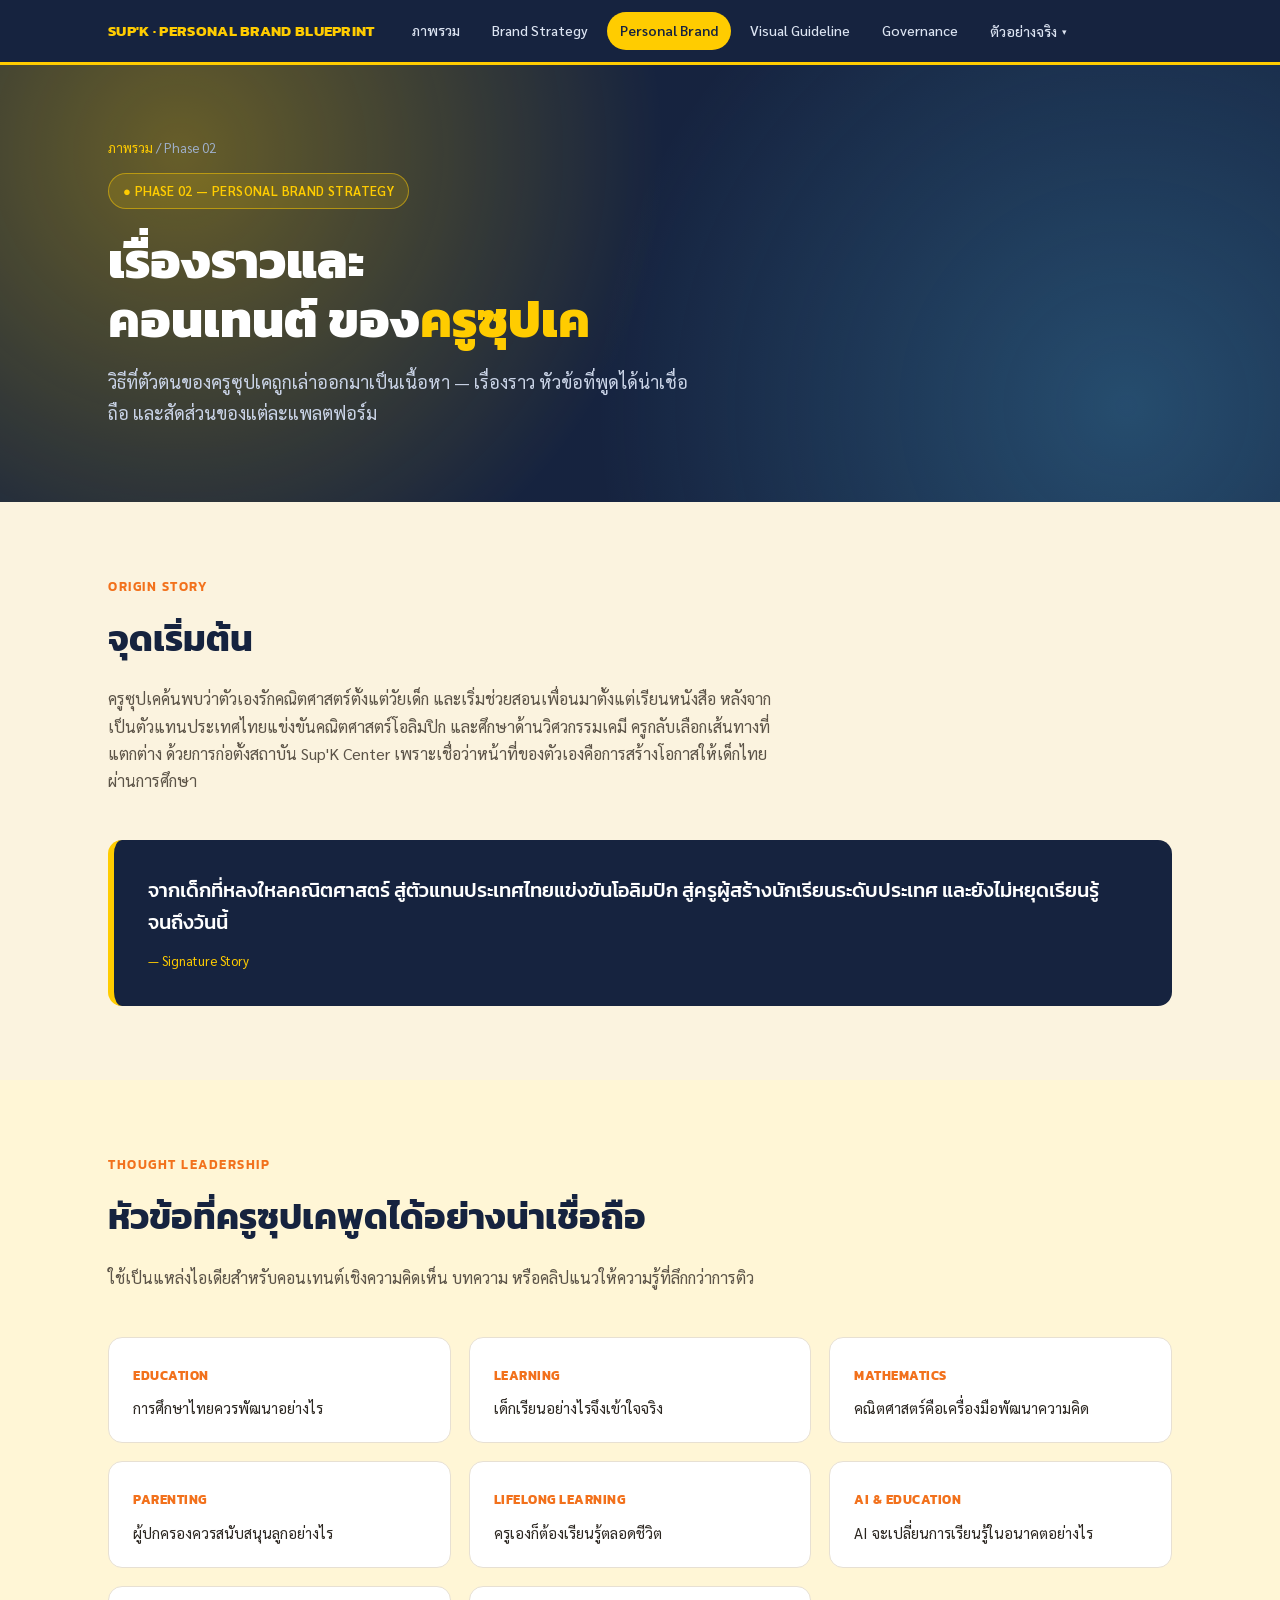
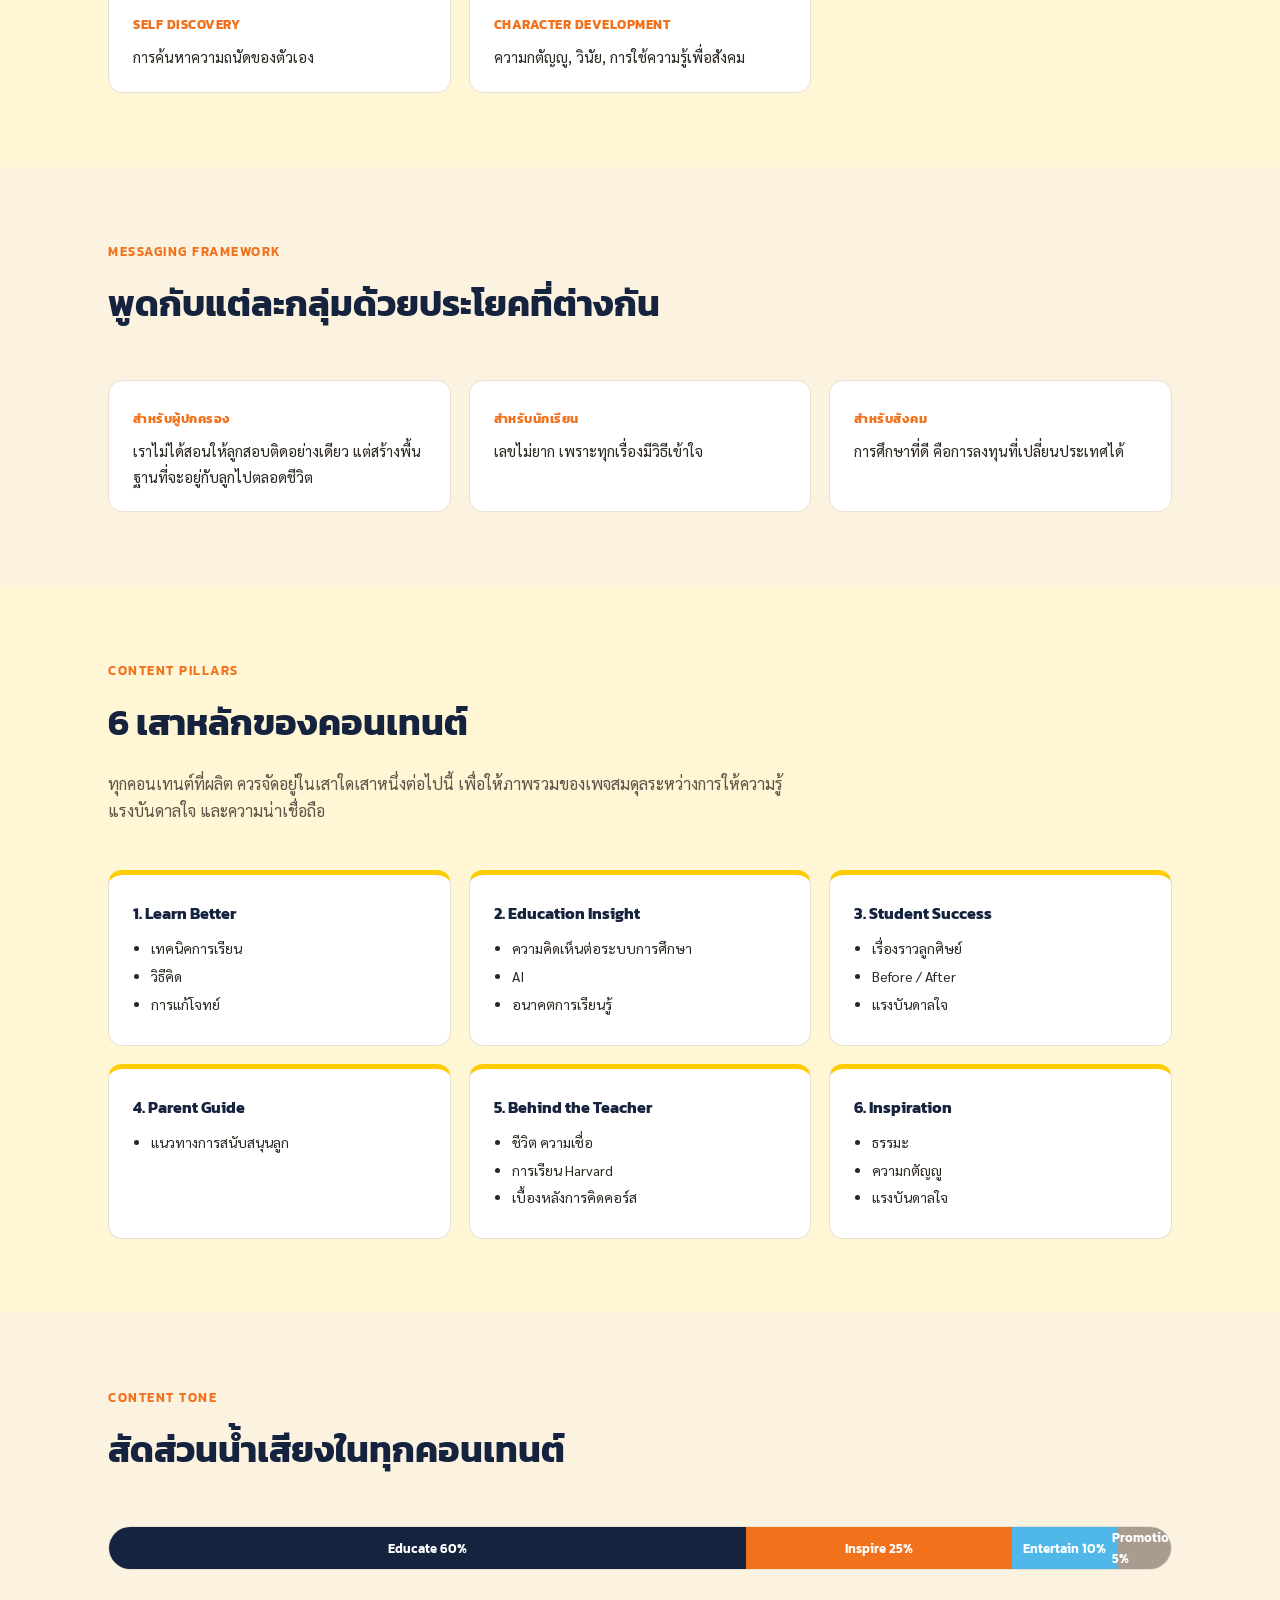
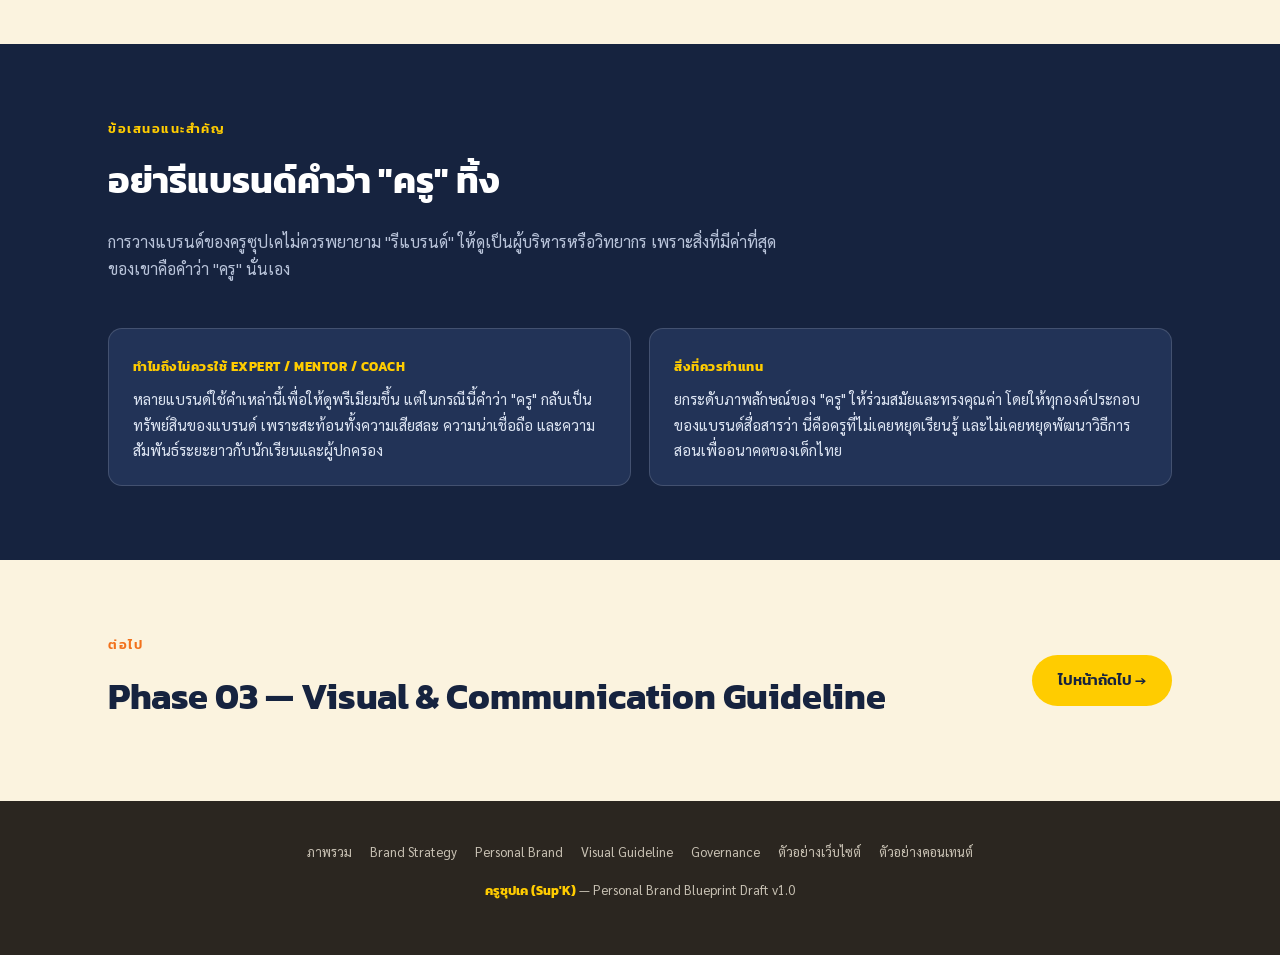
<file: personal-brand.html>
<!DOCTYPE html>
<html lang="th">
<head>
<meta charset="UTF-8">
<title>Personal Brand Strategy — ครูซุปเค (Sup'K)</title>
<meta name="viewport" content="width=device-width, initial-scale=1">
<link rel="preconnect" href="https://fonts.googleapis.com">
<link href="https://fonts.googleapis.com/css2?family=Kanit:wght@300;400;500;600;700;800&family=Sarabun:wght@300;400;500;600;700&family=JetBrains+Mono:wght@400;600&display=swap" rel="stylesheet">
<link rel="stylesheet" href="assets/brand.css">
<script src="assets/nav.js" defer></script>
</head>
<body>

<nav class="site-nav">
  <div class="wrap">
    <a class="brand" href="index.html">SUP'K · PERSONAL BRAND BLUEPRINT</a>
    <a class="navlink" href="index.html">ภาพรวม</a>
    <a class="navlink" href="brand-strategy.html">Brand Strategy</a>
    <a class="navlink active" href="personal-brand.html">Personal Brand</a>
    <a class="navlink" href="visual-guideline.html">Visual Guideline</a>
    <a class="navlink" href="governance.html">Governance</a>
    <div class="nav-dropdown-wrap">
      <button type="button" class="navlink has-dropdown">ตัวอย่างจริง <span class="caret">▾</span></button>
      <div class="dropdown-menu">
        <a href="website-example.html">ตัวอย่างเว็บไซต์</a>
        <a href="content-examples.html">ตัวอย่างคอนเทนต์</a>
      </div>
    </div>
  </div>
</nav>

<header class="cover">
  <div class="wrap">
    <div class="crumb"><a href="index.html">ภาพรวม</a> / Phase 02</div>
    <span class="eyebrow">● PHASE 02 — PERSONAL BRAND STRATEGY</span>
    <h1>เรื่องราวและ<br>คอนเทนต์ ของ<span>ครูซุปเค</span></h1>
    <p class="lead">วิธีที่ตัวตนของครูซุปเคถูกเล่าออกมาเป็นเนื้อหา — เรื่องราว หัวข้อที่พูดได้น่าเชื่อถือ และสัดส่วนของแต่ละแพลตฟอร์ม</p>
  </div>
</header>

<section>
  <div class="wrap">
    <div class="headline-block">
      <span class="kicker">Origin Story</span>
      <h2 class="title">จุดเริ่มต้น</h2>
      <p class="desc">ครูซุปเคค้นพบว่าตัวเองรักคณิตศาสตร์ตั้งแต่วัยเด็ก และเริ่มช่วยสอนเพื่อนมาตั้งแต่เรียนหนังสือ หลังจากเป็นตัวแทนประเทศไทยแข่งขันคณิตศาสตร์โอลิมปิก และศึกษาด้านวิศวกรรมเคมี ครูกลับเลือกเส้นทางที่แตกต่าง ด้วยการก่อตั้งสถาบัน Sup'K Center เพราะเชื่อว่าหน้าที่ของตัวเองคือการสร้างโอกาสให้เด็กไทยผ่านการศึกษา</p>
    </div>
    <div class="quote-card">
      <p>จากเด็กที่หลงใหลคณิตศาสตร์ สู่ตัวแทนประเทศไทยแข่งขันโอลิมปิก สู่ครูผู้สร้างนักเรียนระดับประเทศ และยังไม่หยุดเรียนรู้จนถึงวันนี้</p>
      <span>— Signature Story</span>
    </div>
  </div>
</section>

<section class="alt">
  <div class="wrap">
    <div class="headline-block">
      <span class="kicker">Thought Leadership</span>
      <h2 class="title">หัวข้อที่ครูซุปเคพูดได้อย่างน่าเชื่อถือ</h2>
      <p class="desc">ใช้เป็นแหล่งไอเดียสำหรับคอนเทนต์เชิงความคิดเห็น บทความ หรือคลิปแนวให้ความรู้ที่ลึกกว่าการติว</p>
    </div>
    <div class="found-grid">
      <div class="found-card"><b>Education</b><p>การศึกษาไทยควรพัฒนาอย่างไร</p></div>
      <div class="found-card"><b>Learning</b><p>เด็กเรียนอย่างไรจึงเข้าใจจริง</p></div>
      <div class="found-card"><b>Mathematics</b><p>คณิตศาสตร์คือเครื่องมือพัฒนาความคิด</p></div>
      <div class="found-card"><b>Parenting</b><p>ผู้ปกครองควรสนับสนุนลูกอย่างไร</p></div>
      <div class="found-card"><b>Lifelong Learning</b><p>ครูเองก็ต้องเรียนรู้ตลอดชีวิต</p></div>
      <div class="found-card"><b>AI &amp; Education</b><p>AI จะเปลี่ยนการเรียนรู้ในอนาคตอย่างไร</p></div>
      <div class="found-card"><b>Self Discovery</b><p>การค้นหาความถนัดของตัวเอง</p></div>
      <div class="found-card"><b>Character Development</b><p>ความกตัญญู, วินัย, การใช้ความรู้เพื่อสังคม</p></div>
    </div>
  </div>
</section>

<section>
  <div class="wrap">
    <div class="headline-block">
      <span class="kicker">Messaging Framework</span>
      <h2 class="title">พูดกับแต่ละกลุ่มด้วยประโยคที่ต่างกัน</h2>
    </div>
    <div class="found-grid">
      <div class="found-card"><b>สำหรับผู้ปกครอง</b><p>เราไม่ได้สอนให้ลูกสอบติดอย่างเดียว แต่สร้างพื้นฐานที่จะอยู่กับลูกไปตลอดชีวิต</p></div>
      <div class="found-card"><b>สำหรับนักเรียน</b><p>เลขไม่ยาก เพราะทุกเรื่องมีวิธีเข้าใจ</p></div>
      <div class="found-card"><b>สำหรับสังคม</b><p>การศึกษาที่ดี คือการลงทุนที่เปลี่ยนประเทศได้</p></div>
    </div>
  </div>
</section>

<section class="alt">
  <div class="wrap">
    <div class="headline-block">
      <span class="kicker">Content Pillars</span>
      <h2 class="title">6 เสาหลักของคอนเทนต์</h2>
      <p class="desc">ทุกคอนเทนต์ที่ผลิต ควรจัดอยู่ในเสาใดเสาหนึ่งต่อไปนี้ เพื่อให้ภาพรวมของเพจสมดุลระหว่างการให้ความรู้ แรงบันดาลใจ และความน่าเชื่อถือ</p>
    </div>
    <div class="pillar-grid">
      <div class="pillar-card"><b>1. Learn Better</b><ul><li>เทคนิคการเรียน</li><li>วิธีคิด</li><li>การแก้โจทย์</li></ul></div>
      <div class="pillar-card"><b>2. Education Insight</b><ul><li>ความคิดเห็นต่อระบบการศึกษา</li><li>AI</li><li>อนาคตการเรียนรู้</li></ul></div>
      <div class="pillar-card"><b>3. Student Success</b><ul><li>เรื่องราวลูกศิษย์</li><li>Before / After</li><li>แรงบันดาลใจ</li></ul></div>
      <div class="pillar-card"><b>4. Parent Guide</b><ul><li>แนวทางการสนับสนุนลูก</li></ul></div>
      <div class="pillar-card"><b>5. Behind the Teacher</b><ul><li>ชีวิต ความเชื่อ</li><li>การเรียน Harvard</li><li>เบื้องหลังการคิดคอร์ส</li></ul></div>
      <div class="pillar-card"><b>6. Inspiration</b><ul><li>ธรรมะ</li><li>ความกตัญญู</li><li>แรงบันดาลใจ</li></ul></div>
    </div>
  </div>
</section>

<section>
  <div class="wrap">
    <div class="headline-block">
      <span class="kicker">Content Tone</span>
      <h2 class="title">สัดส่วนน้ำเสียงในทุกคอนเทนต์</h2>
    </div>
    <div class="tone-bar">
      <div style="width:60%; background:var(--navy);">Educate 60%</div>
      <div style="width:25%; background:var(--orange);">Inspire 25%</div>
      <div style="width:10%; background:var(--sky);">Entertain 10%</div>
      <div style="width:5%; background:var(--warm-gray);">Promotion 5%</div>
    </div>
  </div>
</section>

<section class="dark">
  <div class="wrap">
    <div class="headline-block">
      <span class="kicker">ข้อเสนอแนะสำคัญ</span>
      <h2 class="title">อย่ารีแบรนด์คำว่า "ครู" ทิ้ง</h2>
      <p class="desc">การวางแบรนด์ของครูซุปเคไม่ควรพยายาม "รีแบรนด์" ให้ดูเป็นผู้บริหารหรือวิทยากร เพราะสิ่งที่มีค่าที่สุดของเขาคือคำว่า "ครู" นั่นเอง</p>
    </div>
    <div class="found-grid cols-2">
      <div class="found-card" style="background:var(--navy-soft); border-color:rgba(255,255,255,0.15);">
        <b style="color:var(--yellow);">ทำไมถึงไม่ควรใช้ Expert / Mentor / Coach</b>
        <p style="color:#DCE4F2;">หลายแบรนด์ใช้คำเหล่านี้เพื่อให้ดูพรีเมียมขึ้น แต่ในกรณีนี้คำว่า "ครู" กลับเป็นทรัพย์สินของแบรนด์ เพราะสะท้อนทั้งความเสียสละ ความน่าเชื่อถือ และความสัมพันธ์ระยะยาวกับนักเรียนและผู้ปกครอง</p>
      </div>
      <div class="found-card" style="background:var(--navy-soft); border-color:rgba(255,255,255,0.15);">
        <b style="color:var(--yellow);">สิ่งที่ควรทำแทน</b>
        <p style="color:#DCE4F2;">ยกระดับภาพลักษณ์ของ "ครู" ให้ร่วมสมัยและทรงคุณค่า โดยให้ทุกองค์ประกอบของแบรนด์สื่อสารว่า นี่คือครูที่ไม่เคยหยุดเรียนรู้ และไม่เคยหยุดพัฒนาวิธีการสอนเพื่ออนาคตของเด็กไทย</p>
      </div>
    </div>
  </div>
</section>

<section>
  <div class="wrap" style="display:flex; justify-content:space-between; align-items:center; flex-wrap:wrap; gap:20px;">
    <div>
      <span class="kicker">ต่อไป</span>
      <h2 class="title" style="margin-bottom:0;">Phase 03 — Visual &amp; Communication Guideline</h2>
    </div>
    <a class="btn btn-primary" href="visual-guideline.html">ไปหน้าถัดไป →</a>
  </div>
</section>

<footer class="site-footer">
  <div class="wrap">
    <div class="foot-links">
      <a href="index.html">ภาพรวม</a>
      <a href="brand-strategy.html">Brand Strategy</a>
      <a href="personal-brand.html">Personal Brand</a>
      <a href="visual-guideline.html">Visual Guideline</a>
      <a href="governance.html">Governance</a>
      <a href="website-example.html">ตัวอย่างเว็บไซต์</a>
      <a href="content-examples.html">ตัวอย่างคอนเทนต์</a>
    </div>
    <p><b>ครูซุปเค (Sup'K)</b> — Personal Brand Blueprint Draft v1.0</p>
  </div>
</footer>

</body>
</html>
</file>
<file: assets/brand.css>
/* ครูซุปเค (Sup'K) — Personal Brand Blueprint site
   Shared design system, adapted from Phase 3 Design Guideline v1.0 */

:root{
  --yellow:#FFCC00;
  --yellow-soft:#FFE59A;
  --yellow-pale:#FFF6D6;
  --white:#FFFFFF;
  --navy:#16233F;
  --navy-soft:#223357;
  --charcoal:#2B2620;
  --warm-gray:#A79C8E;
  --warm-gray-soft:#E7E0D3;
  --cream:#FBF3DF;
  --orange:#F2711C;
  --sky:#4FB8E8;
  --green:#3FA34D;
  --radius:14px;
  --maxw:1120px;
}
*{box-sizing:border-box;}
html{scroll-behavior:smooth;}
body{
  margin:0;
  background:var(--cream);
  color:var(--charcoal);
  font-family:'Sarabun',sans-serif;
  font-size:16px;
  line-height:1.7;
}
h1,h2,h3,h4{font-family:'Kanit',sans-serif; margin:0; color:var(--navy);}
.mono{font-family:'JetBrains Mono',monospace;}
a{color:inherit;}
img{max-width:100%; display:block;}
.wrap{max-width:var(--maxw); margin:0 auto; padding:0 28px;}

/* ---------- top nav ---------- */
nav.site-nav{
  position:sticky; top:0; z-index:50;
  background:var(--navy); border-bottom:3px solid var(--yellow);
}
nav.site-nav .wrap{display:flex; align-items:center; gap:6px; overflow-x:auto; padding-top:12px; padding-bottom:12px; scrollbar-width:none;}
nav.site-nav .wrap::-webkit-scrollbar{display:none;}
nav.site-nav .brand{color:var(--yellow); font-family:'Kanit'; font-weight:700; font-size:15px; white-space:nowrap; margin-right:18px; letter-spacing:.3px; text-decoration:none;}
nav.site-nav a.navlink, nav.site-nav button.navlink{
  color:#DCE4F2; text-decoration:none; font-size:14px; font-weight:500;
  white-space:nowrap; padding:7px 13px; border-radius:100px; transition:.15s;
  border:none; background:none; font-family:inherit; -webkit-appearance:none; appearance:none;
}
nav.site-nav a.navlink:hover, nav.site-nav a.navlink:focus-visible,
nav.site-nav button.navlink:hover, nav.site-nav button.navlink:focus-visible{background:var(--navy-soft); color:var(--white); outline:none;}
nav.site-nav a.navlink.active, nav.site-nav button.navlink.active{background:var(--yellow); color:var(--navy); font-weight:600;}

/* ---------- nav dropdown (Applied Examples group) ---------- */
.nav-dropdown-wrap{position:relative; display:inline-block;}
button.navlink.has-dropdown{
  cursor:pointer; display:inline-flex; align-items:center; gap:5px;
}
.navlink.has-dropdown .caret{font-size:9px; transition:transform .15s;}
.navlink.has-dropdown.open .caret{transform:rotate(180deg);}
.dropdown-menu{
  position:fixed; z-index:60; min-width:190px;
  background:var(--navy); border:1px solid rgba(255,255,255,0.15); border-radius:10px;
  padding:6px; box-shadow:0 12px 30px rgba(0,0,0,0.35);
  display:none; flex-direction:column; gap:2px;
}
.dropdown-menu.open{display:flex;}
.dropdown-menu a{padding:9px 12px; border-radius:7px; color:#DCE4F2; text-decoration:none; font-size:13.5px; white-space:nowrap;}
.dropdown-menu a:hover, .dropdown-menu a.active{background:var(--navy-soft); color:var(--white);}

/* ---------- notebook texture ---------- */
.grid-paper{
  background-image:
    linear-gradient(rgba(22,35,63,0.05) 1px, transparent 1px),
    linear-gradient(90deg, rgba(22,35,63,0.05) 1px, transparent 1px);
  background-size: 26px 26px;
}

/* ---------- page cover / hero ---------- */
.cover{
  background:
    radial-gradient(circle at 14% 20%, rgba(255,204,0,0.35), transparent 42%),
    radial-gradient(circle at 88% 78%, rgba(79,184,232,0.28), transparent 45%),
    var(--navy);
  color:var(--white);
  padding:72px 0 56px;
  position:relative;
  overflow:hidden;
}
.cover .eyebrow{
  display:inline-flex; align-items:center; gap:8px;
  background:rgba(255,204,0,0.14); border:1px solid rgba(255,204,0,0.5);
  color:var(--yellow); font-size:13px; font-weight:600; letter-spacing:.4px;
  padding:6px 14px; border-radius:100px; margin-bottom:22px;
}
.cover h1{color:var(--white); font-size:clamp(30px,5.4vw,50px); font-weight:800; line-height:1.18; max-width:760px;}
.cover h1 span{color:var(--yellow);}
.cover p.lead{color:#C9D3E6; font-size:18px; max-width:600px; margin-top:18px;}
.cover .meta{display:flex; gap:26px; margin-top:36px; flex-wrap:wrap;}
.cover .meta div{border-left:2px solid rgba(255,255,255,0.25); padding-left:12px;}
.cover .meta b{display:block; color:var(--yellow); font-family:'Kanit'; font-size:13px;}
.cover .meta span{color:#B9C4DA; font-size:13px;}
.cover .crumb{color:#9FB0CC; font-size:13px; margin-bottom:14px;}
.cover .crumb a{color:var(--yellow); text-decoration:none;}
.cover .crumb a:hover{text-decoration:underline;}
.cover.has-media .wrap{display:flex; align-items:center; gap:48px; flex-wrap:wrap;}
.cover.has-media .cover-text{flex:1; min-width:280px;}
.cover.has-media .cover-media{flex-shrink:0; width:300px;}
.cover.has-media .cover-media img{width:100%; display:block; border-radius:20px; box-shadow:0 20px 50px rgba(0,0,0,0.35); border:1px solid rgba(255,255,255,0.15);}
@media(max-width:760px){ .cover.has-media .cover-media{width:100%; max-width:320px;} }

.essence-row{display:grid; grid-template-columns:260px 1fr; gap:28px; align-items:center;}
.essence-row .photo-slot{aspect-ratio:1; border-radius:var(--radius);}
@media(max-width:760px){ .essence-row{grid-template-columns:1fr;} }

/* ---------- section shell ---------- */
section{padding:74px 0;}
section.alt{background:var(--yellow-pale);}
section.dark{background:var(--navy); color:#DCE4F2;}
section.dark h2, section.dark h3, section.dark h4{color:var(--white);}
.kicker{
  font-family:'Kanit'; font-weight:600; font-size:13px; letter-spacing:1.5px;
  text-transform:uppercase; color:var(--orange); margin-bottom:10px; display:block;
}
section.dark .kicker{color:var(--yellow);}
h2.title{font-size:clamp(26px,4vw,36px); font-weight:700; margin-bottom:14px;}
p.desc{max-width:680px; color:#5B5347; font-size:16px;}
section.dark p.desc{color:#B9C4DA;}
.headline-block{margin-bottom:46px;}

/* ---------- chips ---------- */
.chiprow{display:flex; flex-wrap:wrap; gap:10px; margin-top:22px;}
.chip{
  background:var(--white); border:1.5px solid var(--warm-gray-soft);
  padding:9px 16px; border-radius:100px; font-size:14px; font-weight:500; color:var(--navy);
}
section.dark .chip{background:var(--navy-soft); border-color:rgba(255,255,255,0.15); color:var(--white);}

/* ---------- generic card grids ---------- */
.found-grid{display:grid; grid-template-columns:repeat(3,1fr); gap:18px; margin-top:30px;}
.found-grid.cols-2{grid-template-columns:repeat(2,1fr);}
.found-card{background:var(--white); border-radius:var(--radius); padding:22px 24px; border:1.5px solid var(--warm-gray-soft);}
.found-card b{font-family:'Kanit'; color:var(--orange); font-size:13px; letter-spacing:.5px; text-transform:uppercase;}
.found-card p{margin:8px 0 0; font-size:15px; color:var(--charcoal);}
.found-card ul{margin:8px 0 0; padding-left:18px; font-size:14.5px;}
.found-card li{margin-bottom:5px;}

.rule-grid{display:grid; grid-template-columns:1fr 1fr; gap:20px; margin-top:34px;}
.rule-card{border-radius:var(--radius); padding:22px 24px; border:1.5px solid;}
.rule-card.good{border-color:rgba(63,163,77,0.4); background:rgba(63,163,77,0.06);}
.rule-card.bad{border-color:rgba(224,80,55,0.35); background:rgba(224,80,55,0.06);}
.rule-card .tag{font-family:'Kanit'; font-weight:700; font-size:13px; letter-spacing:.5px;}
.rule-card.good .tag{color:var(--green);}
.rule-card.bad .tag{color:#C0392B;}
.rule-card ul{margin:10px 0 0; padding-left:18px; font-size:14.5px;}
.rule-card li{margin-bottom:6px;}

/* ---------- color swatches ---------- */
.swatch-grid{display:grid; grid-template-columns:repeat(4,1fr); gap:16px; margin-top:10px;}
.swatch{border-radius:var(--radius); overflow:hidden; border:1.5px solid var(--warm-gray-soft); background:var(--white);}
.swatch .fill{height:110px;}
.swatch .info{padding:13px 15px;}
.swatch .info b{display:block; font-family:'Kanit'; font-size:14.5px; color:var(--navy);}
.swatch .info span{font-size:12.5px; color:var(--warm-gray); font-family:'JetBrains Mono',monospace;}
.swatch-group{margin-top:38px;}
.swatch-group h4{font-size:15px; margin-bottom:14px; display:flex; align-items:center; gap:8px;}
.swatch-group h4::before{content:''; width:8px; height:8px; border-radius:50%; background:var(--orange); display:inline-block;}
.ratio-bar{display:flex; height:34px; border-radius:100px; overflow:hidden; margin-top:14px; border:1.5px solid var(--warm-gray-soft);}
.ratio-bar div{display:flex; align-items:center; justify-content:center; font-size:12px; font-family:'Kanit'; font-weight:600; color:var(--navy);}

/* ---------- typography samples ---------- */
.type-row{border-bottom:1.5px solid var(--warm-gray-soft); padding:26px 0;}
.type-row:last-child{border-bottom:none;}
.type-row .tag{font-family:'JetBrains Mono',monospace; font-size:12px; color:var(--warm-gray); margin-bottom:8px; display:block;}
.type-h1{font-family:'Kanit'; font-weight:800; font-size:46px; color:var(--navy);}
.type-h2{font-family:'Kanit'; font-weight:700; font-size:32px; color:var(--navy);}
.type-h3{font-family:'Kanit'; font-weight:600; font-size:23px; color:var(--navy);}
.type-body{font-family:'Sarabun'; font-weight:400; font-size:17px; color:var(--charcoal); max-width:640px;}
.type-caption{font-family:'Sarabun'; font-weight:500; font-size:13px; color:var(--warm-gray); letter-spacing:.3px;}
.type-formula{font-family:'JetBrains Mono'; font-weight:600; font-size:19px; color:var(--orange);}
.font-cards{display:grid; grid-template-columns:1fr 1fr 1fr; gap:16px; margin-top:34px;}
.font-card{background:var(--white); border-radius:var(--radius); padding:24px; border:1.5px solid var(--warm-gray-soft);}
.font-card .big{font-size:34px; margin:10px 0;}
.font-card b{font-family:'Kanit'; color:var(--orange); font-size:12.5px; letter-spacing:1px; text-transform:uppercase;}
.font-card p{font-size:13.5px; color:var(--warm-gray); margin:0;}

/* ---------- icons ---------- */
.icon-grid{display:grid; grid-template-columns:repeat(4,1fr); gap:14px; margin-top:30px;}
.icon-card{background:var(--white); border-radius:var(--radius); padding:24px 10px; text-align:center; border:1.5px solid var(--warm-gray-soft);}
.icon-card svg{width:40px; height:40px; stroke:var(--navy);}
.icon-card p{font-size:13px; margin:10px 0 0; color:var(--charcoal); font-weight:500;}

/* ---------- photography ---------- */
.photo-grid{display:grid; grid-template-columns:repeat(3,1fr); gap:16px; margin-top:10px;}
.photo-mock{border-radius:var(--radius); aspect-ratio:3/2; position:relative; overflow:hidden; display:flex; align-items:flex-end; padding:14px; border:1.5px solid var(--warm-gray-soft);}
.photo-mock img{position:absolute; inset:0; width:100%; height:100%; object-fit:cover;}
.photo-mock span{position:relative; z-index:1; background:rgba(22,35,63,0.85); color:var(--white); font-size:12px; padding:5px 10px; border-radius:100px; font-family:'Kanit';}
.pm1{background:linear-gradient(135deg,#FFE59A,#F2711C);}
.pm2{background:linear-gradient(135deg,#4FB8E8,#16233F);}
.pm3{background:linear-gradient(135deg,#FBF3DF,#A79C8E);}

/* ---------- motion ---------- */
.motion-row{display:grid; grid-template-columns:repeat(3,1fr); gap:18px; margin-top:30px;}
.motion-card{background:var(--navy-soft); border-radius:var(--radius); padding:24px; text-align:center;}
.motion-card .curve{height:60px; margin-bottom:14px; display:flex; align-items:flex-end; justify-content:center;}
.motion-card svg{width:100%; height:60px;}
.motion-card b{font-family:'Kanit'; font-size:14px; color:var(--yellow);}
.motion-card p{font-size:13px; color:#B9C4DA; margin:6px 0 0;}

/* ---------- components demo ---------- */
.comp-block{background:var(--white); border-radius:var(--radius); padding:32px; border:1.5px solid var(--warm-gray-soft); margin-bottom:20px;}
.comp-block h4{font-size:14px; margin-bottom:18px; color:var(--warm-gray); font-family:'Kanit'; letter-spacing:.5px; text-transform:uppercase;}
.btn-row{display:flex; gap:14px; flex-wrap:wrap; align-items:center;}
.btn{font-family:'Kanit'; font-weight:600; font-size:14.5px; padding:13px 26px; border-radius:100px; border:none; cursor:pointer; display:inline-flex; align-items:center; gap:8px; text-decoration:none;}
.btn-primary{background:var(--yellow); color:var(--navy);}
.btn-secondary{background:var(--navy); color:var(--yellow);}
.btn-outline{background:transparent; color:var(--navy); border:2px solid var(--navy);}
section.dark .btn-outline{color:var(--white); border-color:var(--white);}
.btn:focus-visible{outline:3px solid var(--sky); outline-offset:2px;}

.card-row{display:grid; grid-template-columns:repeat(3,1fr); gap:16px;}
.demo-card{border-radius:var(--radius); overflow:hidden; border:1.5px solid var(--warm-gray-soft);}
.demo-card .top{height:90px; background:linear-gradient(135deg,var(--yellow),var(--orange));}
.demo-card .body{padding:16px; background:var(--white);}
.demo-card .body b{font-family:'Kanit'; font-size:14.5px; color:var(--navy); display:block;}
.demo-card .body span{font-size:12.5px; color:var(--warm-gray);}

.quote-card{background:var(--navy); border-radius:var(--radius); padding:34px; color:var(--white); position:relative; border-left:6px solid var(--yellow);}
.quote-card p{font-family:'Kanit'; font-size:20px; font-weight:500; margin:0; line-height:1.6;}
.quote-card span{font-size:13px; color:var(--yellow); display:block; margin-top:12px;}

/* ---------- signature equation graphic ---------- */
.eq-board{
  background:var(--navy); border-radius:20px; padding:50px 30px;
  display:flex; align-items:center; justify-content:center; flex-wrap:wrap; gap:18px;
  border:6px solid #0F1A30; position:relative;
}
.eq-item{
  font-family:'Kanit'; font-weight:600; color:var(--white); font-size:17px;
  background:rgba(255,255,255,0.06); border:1.5px dashed rgba(255,204,0,0.55);
  padding:12px 20px; border-radius:12px;
}
.eq-arrow{color:var(--yellow); font-size:22px; font-family:'JetBrains Mono';}

/* ---------- do/dont summary ---------- */
.dd-grid{display:grid; grid-template-columns:1fr 1fr; gap:20px; margin-top:10px;}

/* ---------- step / numbered list ---------- */
.step-row{display:flex; gap:16px; align-items:flex-start; margin-bottom:22px;}
.step-row .n{font-family:'Kanit'; font-weight:700; color:var(--navy); background:var(--yellow); min-width:34px; height:34px; border-radius:50%; display:flex; align-items:center; justify-content:center; font-size:15px; flex-shrink:0;}
.step-row div p{margin:4px 0 0; font-size:15px; color:var(--charcoal); max-width:620px;}
section.dark .step-row div p{color:#B9C4DA;}
.step-row b{font-family:'Kanit'; color:var(--navy); font-size:16px;}
section.dark .step-row b{color:var(--white);}

/* ---------- page index / hub cards ---------- */
.hub-grid{display:grid; grid-template-columns:repeat(2,1fr); gap:20px; margin-top:36px;}
.hub-card{
  background:var(--white); border-radius:var(--radius); padding:28px; border:1.5px solid var(--warm-gray-soft);
  text-decoration:none; display:block; transition:.15s; position:relative;
}
.hub-card:hover{border-color:var(--yellow); box-shadow:0 6px 22px rgba(22,35,63,0.08); transform:translateY(-2px);}
.hub-card .phase{font-family:'JetBrains Mono'; font-size:12px; color:var(--orange); font-weight:600;}
.hub-card h3{margin-top:8px; font-size:21px;}
.hub-card p{font-size:14.5px; color:var(--warm-gray); margin:10px 0 0;}
.hub-card .go{position:absolute; right:24px; bottom:24px; color:var(--navy); font-size:20px;}

/* ---------- funnel/tone bar ---------- */
.tone-bar{display:flex; height:44px; border-radius:100px; overflow:hidden; margin-top:18px; border:1.5px solid var(--warm-gray-soft);}
.tone-bar div{display:flex; align-items:center; justify-content:center; font-size:12.5px; font-family:'Kanit'; font-weight:600; color:var(--white);}

/* ---------- pillar cards ---------- */
.pillar-grid{display:grid; grid-template-columns:repeat(3,1fr); gap:18px; margin-top:30px;}
.pillar-card{background:var(--white); border-radius:var(--radius); padding:24px; border:1.5px solid var(--warm-gray-soft); border-top:5px solid var(--yellow);}
.pillar-card b{font-family:'Kanit'; font-size:16px; color:var(--navy);}
.pillar-card ul{margin:10px 0 0; padding-left:18px; font-size:14px; color:var(--charcoal);}
.pillar-card li{margin-bottom:4px;}

footer.site-footer{background:var(--charcoal); color:#C9C2B4; padding:40px 0; text-align:center; font-size:13px;}
footer.site-footer b{color:var(--yellow); font-family:'Kanit';}
footer.site-footer .foot-links{display:flex; gap:18px; justify-content:center; flex-wrap:wrap; margin-bottom:16px;}
footer.site-footer .foot-links a{color:#C9C2B4; text-decoration:none; font-size:13px;}
footer.site-footer .foot-links a:hover{color:var(--yellow);}

/* ---------- logo ---------- */
.logo-stage{
  background:var(--navy); border-radius:var(--radius); padding:56px 30px;
  display:flex; align-items:center; justify-content:center; margin-bottom:26px;
}
.wordmark{display:flex; align-items:center; gap:14px;}
.wordmark .dot{width:46px; height:46px; border-radius:12px; background:var(--yellow); display:flex; align-items:center; justify-content:center; font-family:'Kanit'; font-weight:800; color:var(--navy); font-size:22px; transform:rotate(-4deg);}
.wordmark .txt{font-family:'Kanit'; font-weight:700; font-size:34px; color:var(--white);}
.wordmark .txt span{color:var(--yellow);}
.logo-variants{display:grid; grid-template-columns:repeat(4,1fr); gap:14px;}
.logo-box{border-radius:12px; padding:26px 10px; display:flex; align-items:center; justify-content:center; border:1.5px solid var(--warm-gray-soft);}
.logo-box.on-white{background:var(--white);}
.logo-box.on-cream{background:var(--cream);}
.logo-box.on-navy{background:var(--navy);}
.logo-box.on-yellow{background:var(--yellow);}
.logo-box .mini{font-family:'Kanit'; font-weight:700; font-size:16px;}
.logo-box.on-navy .mini{color:var(--yellow);}
.logo-box.on-white .mini, .logo-box.on-cream .mini, .logo-box.on-yellow .mini{color:var(--navy);}

/* ---------- mascot / illustration ---------- */
.mascot-row{display:grid; grid-template-columns:1fr 1.3fr; gap:34px; align-items:center; margin-top:20px;}
.mascot-card{background:var(--white); border-radius:var(--radius); padding:34px; border:1.5px solid var(--warm-gray-soft); display:flex; align-items:center; justify-content:center;}
.style-points{display:flex; flex-direction:column; gap:14px;}
.style-point{display:flex; gap:14px; align-items:flex-start;}
.style-point .n{font-family:'Kanit'; font-weight:700; color:var(--orange); font-size:14px; min-width:26px;}
.style-point p{margin:0; font-size:15px;}
.style-point b{color:var(--navy);}

/* ---------- governance: checklist ---------- */
.check-list{list-style:none; margin:22px 0 0; padding:0; display:flex; flex-direction:column; gap:12px;}
.check-list li{display:flex; gap:12px; align-items:flex-start; font-size:15px; color:var(--charcoal); background:var(--white); border:1.5px solid var(--warm-gray-soft); border-radius:12px; padding:14px 18px;}
section.dark .check-list li{background:var(--navy-soft); border-color:rgba(255,255,255,0.15); color:#DCE4F2;}
.check-list li::before{content:'✓'; font-family:'Kanit'; font-weight:700; color:var(--green); flex-shrink:0;}
.found-grid.cols-4{grid-template-columns:repeat(4,1fr);}
@media(max-width:860px){ .found-grid.cols-4{grid-template-columns:repeat(2,1fr);} }
@media(max-width:560px){ .found-grid.cols-4{grid-template-columns:1fr;} }

/* ---------- governance: tone chip yes/no ---------- */
.chip.tone-yes{background:rgba(63,163,77,0.1); border-color:rgba(63,163,77,0.35); color:#2A7A37;}
.chip.tone-no{background:rgba(224,80,55,0.08); border-color:rgba(224,80,55,0.3); color:#C0392B;}

/* ---------- governance: voice comparison bubbles ---------- */
.voice-compare{display:grid; grid-template-columns:1fr 1fr; gap:20px; margin-top:22px;}
.voice-bubble{border-radius:var(--radius); padding:22px 24px; border:1.5px solid;}
.voice-bubble.no{border-color:rgba(224,80,55,0.35); background:rgba(224,80,55,0.06);}
.voice-bubble.yes{border-color:rgba(63,163,77,0.4); background:rgba(63,163,77,0.06);}
.voice-bubble .mark{font-family:'Kanit'; font-weight:700; font-size:20px;}
.voice-bubble.no .mark{color:#C0392B;}
.voice-bubble.yes .mark{color:var(--green);}
.voice-bubble p.line{font-family:'Kanit'; font-size:17px; font-weight:600; color:var(--navy); margin:10px 0;}
.voice-bubble p.note{font-size:13.5px; color:var(--warm-gray); margin:0;}

/* ---------- manifesto ---------- */
.manifesto{
  background:var(--navy); border-radius:20px; padding:56px 40px; text-align:center;
  border:1px solid rgba(255,204,0,0.25);
}
.manifesto p{font-family:'Kanit'; font-weight:500; font-size:20px; line-height:2; color:#EAEFF8; max-width:720px; margin:0 auto;}
.manifesto p b{color:var(--yellow); font-weight:700;}

/* ---------- example content post grid (stacked cards, like real social post previews) ---------- */
.post-grid{display:grid; grid-template-columns:repeat(3,1fr); gap:22px;}
@media(max-width:900px){ .post-grid{grid-template-columns:repeat(2,1fr);} }
@media(max-width:600px){ .post-grid{grid-template-columns:1fr;} }
.post-card{background:var(--white); border-radius:var(--radius); border:1.5px solid var(--warm-gray-soft); overflow:hidden; display:flex; flex-direction:column;}
.post-card .thumb{width:100%; aspect-ratio:1; border-radius:0; border:none;}
.post-card .body{padding:22px 24px; flex:1; display:flex; flex-direction:column;}
.post-card .pillar-tag{font-family:'Kanit'; font-size:11px; font-weight:700; letter-spacing:.5px; text-transform:uppercase; color:var(--orange);}
.post-card .hook{font-family:'Kanit'; font-weight:700; font-size:18px; color:var(--navy); margin:8px 0 10px; line-height:1.4;}
.post-card .caption{font-size:14.5px; color:var(--charcoal); line-height:1.75; white-space:pre-line;}
.post-card .meta{display:flex; gap:10px; margin-top:auto; padding-top:14px; flex-wrap:wrap;}
.post-card .meta span{font-family:'Kanit'; font-size:11px; font-weight:600; color:var(--navy); background:var(--yellow-pale); padding:4px 11px; border-radius:100px;}

/* ---------- photo slot: shows a labeled placeholder until the real file exists ---------- */
.photo-slot{
  position:relative; overflow:hidden; border-radius:12px;
  background:repeating-linear-gradient(135deg, var(--warm-gray-soft), var(--warm-gray-soft) 10px, #DFD6C4 10px, #DFD6C4 20px);
  border:1.5px dashed var(--warm-gray);
  display:flex; align-items:center; justify-content:center;
}
.photo-slot::before{
  content:attr(data-label);
  position:absolute; inset:0; display:flex; align-items:center; justify-content:center; text-align:center;
  padding:10px; font-family:'Kanit'; font-weight:600; font-size:12px; color:var(--navy); background:rgba(251,243,223,0.75);
}
.photo-slot img{width:100%; height:100%; object-fit:cover; position:relative; z-index:1;}
.photo-slot:has(img){background:none; border-style:solid; border-color:var(--warm-gray-soft);}
.photo-slot:has(img)::before{display:none;}
.real-photo-tag{
  position:absolute; top:10px; left:10px; z-index:2;
  background:rgba(22,35,63,0.85); color:var(--yellow); font-family:'Kanit'; font-weight:600; font-size:10.5px;
  padding:4px 10px; border-radius:100px;
}

/* ---------- browser frame for website mockups ---------- */
.browser-frame{border-radius:14px; overflow:hidden; border:1.5px solid var(--warm-gray-soft); background:var(--white); box-shadow:0 10px 32px rgba(22,35,63,0.12);}
.browser-frame .bar{background:#E9E2D3; padding:10px 14px; display:flex; align-items:center; gap:6px;}
.browser-frame .bar span{width:10px; height:10px; border-radius:50%; display:inline-block;}
.browser-frame .bar .url{margin-left:10px; background:var(--white); border-radius:100px; padding:5px 14px; font-size:11.5px; color:var(--warm-gray); font-family:'JetBrains Mono'; flex:1;}

@media(max-width:860px){
  .found-grid, .swatch-grid, .icon-grid, .font-cards, .photo-grid, .motion-row, .card-row, .rule-grid, .dd-grid, .hub-grid, .pillar-grid, .logo-variants{grid-template-columns:repeat(2,1fr);}
  .mascot-row{grid-template-columns:1fr;}
}
@media(max-width:560px){
  .found-grid, .swatch-grid, .icon-grid, .font-cards, .photo-grid, .motion-row, .card-row, .rule-grid, .dd-grid, .hub-grid, .pillar-grid, .logo-variants{grid-template-columns:1fr;}
  .type-h1{font-size:32px;}
}
</file>
